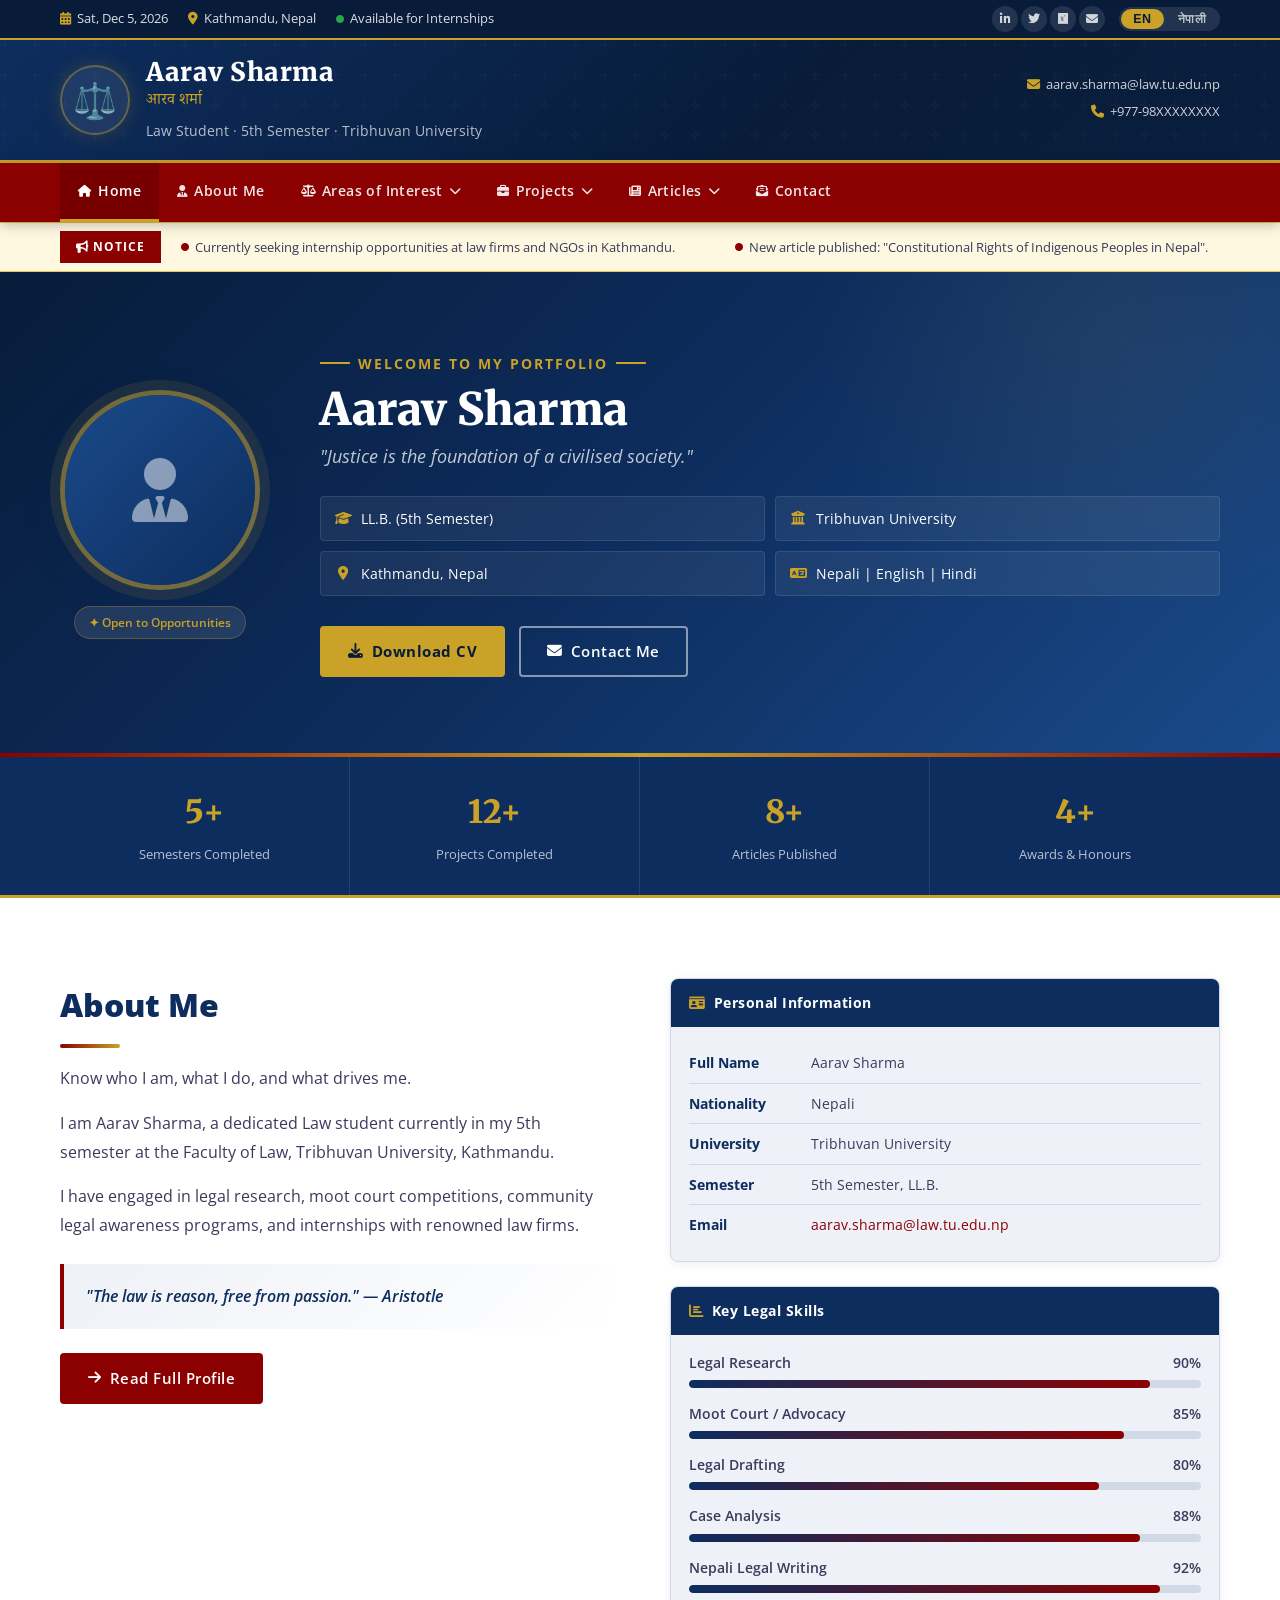
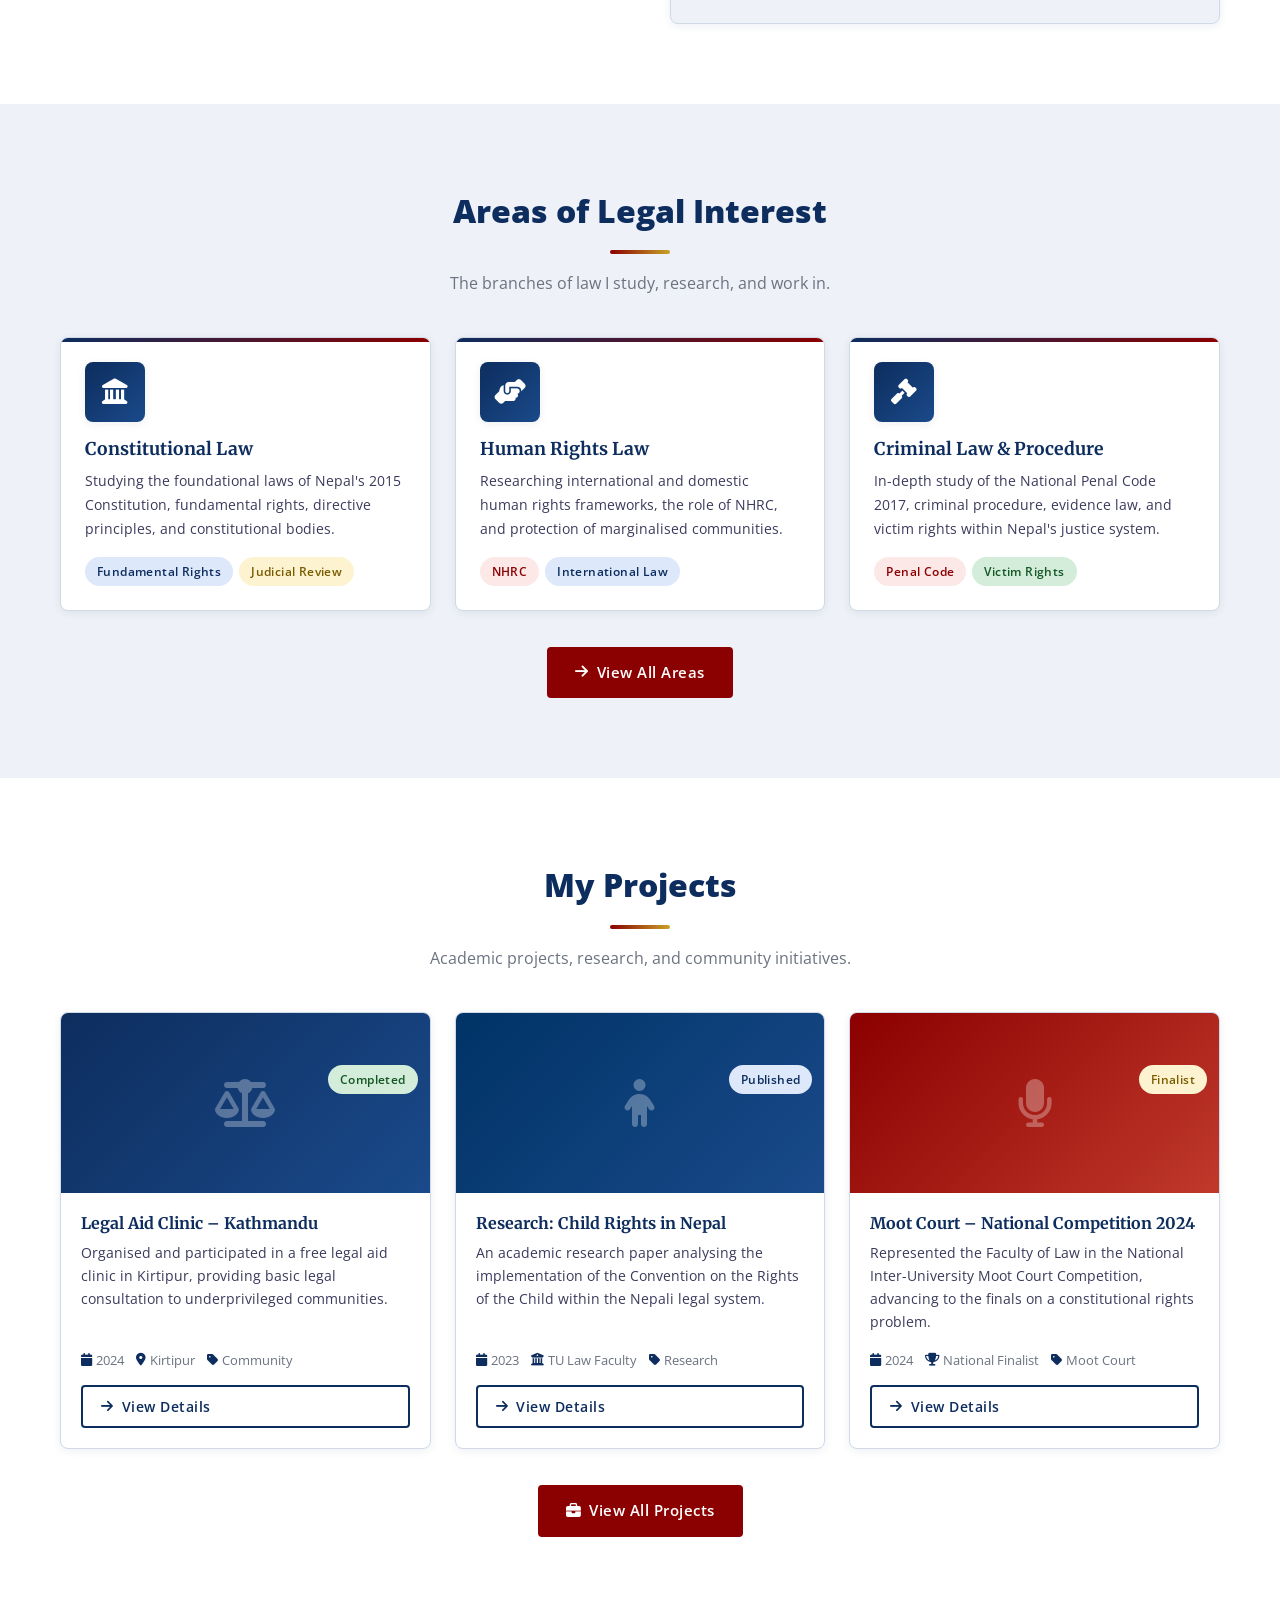
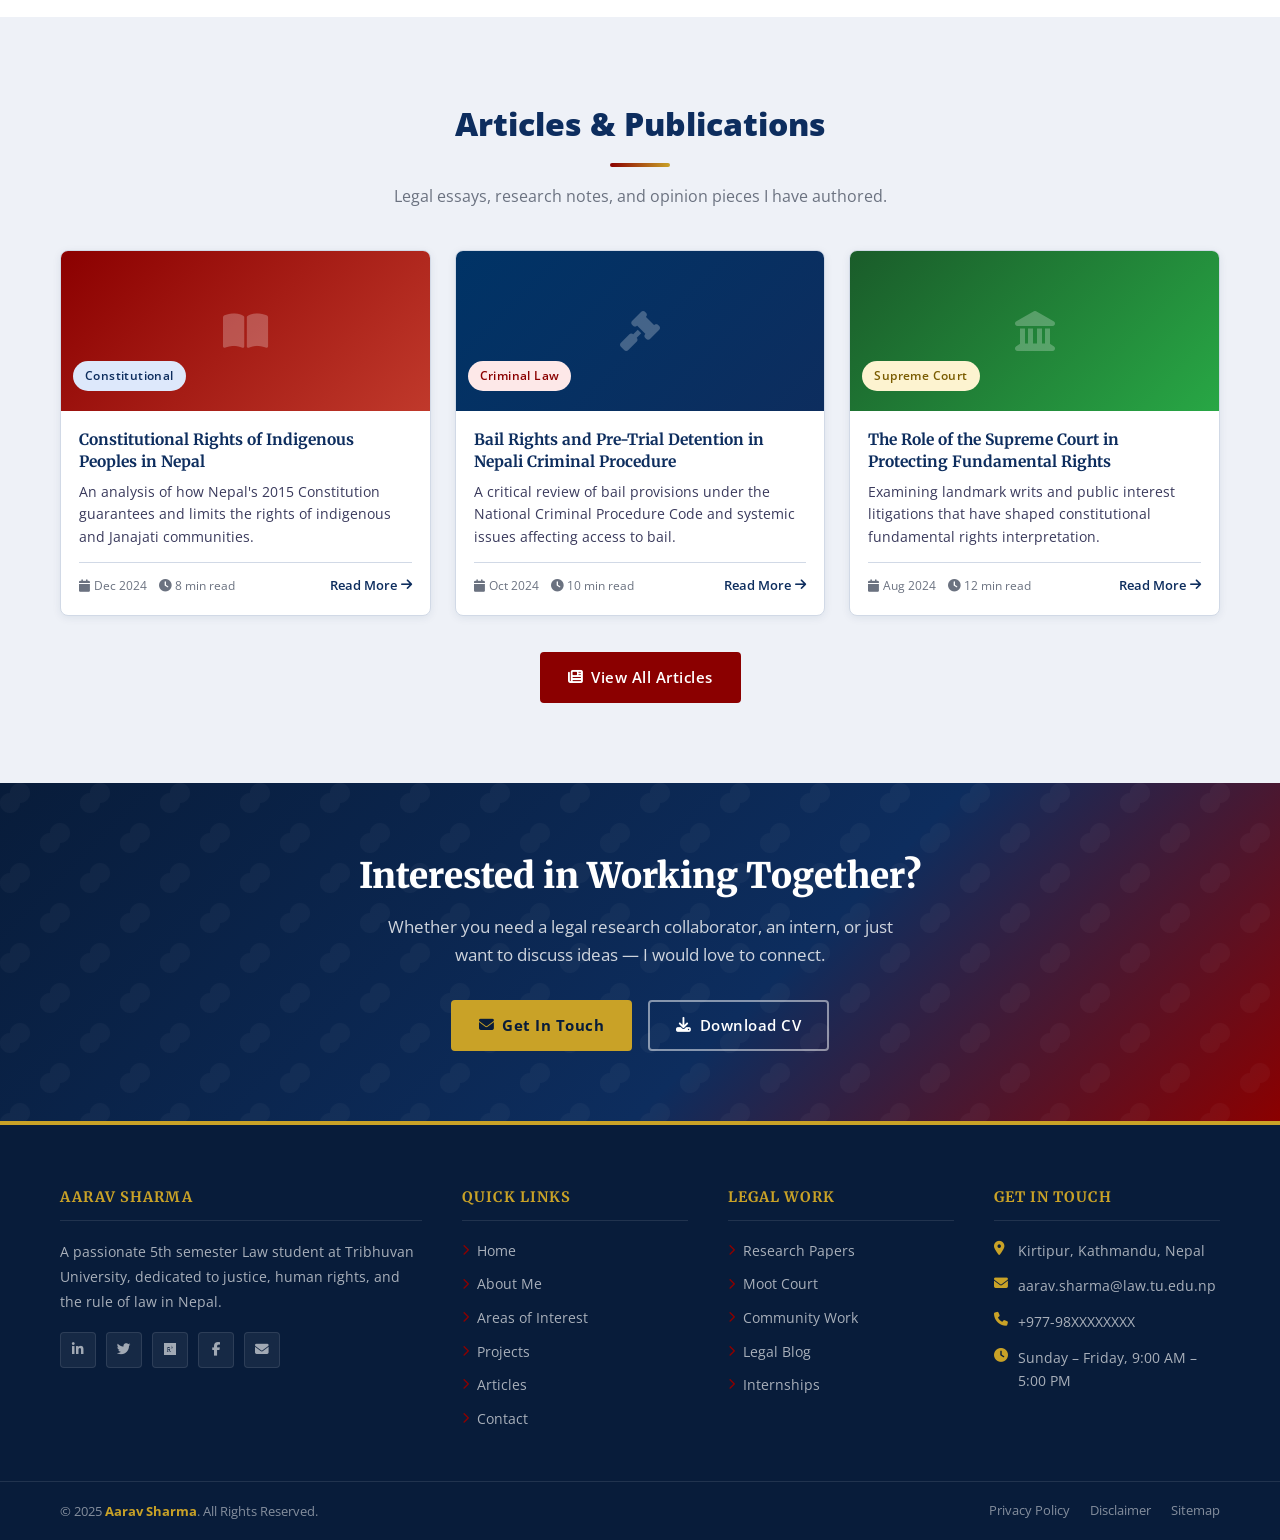
<file: index.html>
<!DOCTYPE html>
<html lang="en" dir="ltr">
<head>
  <meta charset="UTF-8" />
  <meta name="viewport" content="width=device-width, initial-scale=1.0" />
  <meta name="description" content="Aarav Sharma – Law Student at Tribhuvan University, Nepal. Portfolio showcasing legal research, projects, articles, and experience." />
  <meta name="keywords" content="law student Nepal, Tribhuvan University law, legal portfolio, aarav sharma" />
  <meta name="author" content="Aarav Sharma" />
  <meta property="og:title" content="Aarav Sharma | Law Student Portfolio" />
  <meta property="og:description" content="5th Semester LL.B. Student, Tribhuvan University, Kathmandu, Nepal." />
  <meta property="og:type" content="website" />
  <title>Aarav Sharma | Law Student Portfolio</title>

  <!-- Favicon (use a scales-of-justice emoji as SVG fallback) -->
  <link rel="icon" href="data:image/svg+xml,<svg xmlns='http://www.w3.org/2000/svg' viewBox='0 0 100 100'><text y='.9em' font-size='90'>⚖️</text></svg>" />

  <!-- Stylesheets -->
  <link rel="stylesheet" href="css/style.css" />
  <link rel="stylesheet" href="css/responsive.css" />

  <!-- Font Awesome -->
  <link rel="stylesheet" href="https://cdnjs.cloudflare.com/ajax/libs/font-awesome/6.5.0/css/all.min.css" />
</head>
<body>

  <!-- ══════════════════════════════════════════════════════════
       TOP UTILITY BAR
       ══════════════════════════════════════════════════════════ -->
  <div class="top-bar" role="banner">
    <div class="container">
      <div class="top-bar-inner">
        <div class="top-bar-left">
          <span>
            <i class="fas fa-calendar-alt"></i>
            <span id="live-date">Loading date...</span>
          </span>
          <span>
            <i class="fas fa-map-marker-alt"></i>
            <span data-lang-key="topbar-location">Kathmandu, Nepal</span>
          </span>
          <span>
            <i class="fas fa-circle" style="color:#28a745;font-size:0.5rem;"></i>
            <span data-lang-key="topbar-available">Available for Internships</span>
          </span>
        </div>
        <div class="top-bar-right">
          <div class="top-bar-social">
            <a href="#" aria-label="LinkedIn"><i class="fab fa-linkedin-in"></i></a>
            <a href="#" aria-label="Twitter"><i class="fab fa-twitter"></i></a>
            <a href="#" aria-label="ResearchGate"><i class="fab fa-researchgate"></i></a>
            <a href="mailto:aarav.sharma@law.tu.edu.np" aria-label="Email"><i class="fas fa-envelope"></i></a>
          </div>
          <!-- Language Toggle -->
          <div class="lang-toggle" role="group" aria-label="Language selection">
            <button class="lang-btn active" data-lang="en" aria-label="Switch to English">EN</button>
            <button class="lang-btn" data-lang="ne" aria-label="नेपालीमा बदल्नुहोस्">नेपाली</button>
          </div>
        </div>
      </div>
    </div>
  </div>

  <!-- ══════════════════════════════════════════════════════════
       SITE HEADER
       ══════════════════════════════════════════════════════════ -->
  <header class="site-header" role="banner">
    <div class="container">
      <div class="header-inner">
        <div class="header-logo">
          <div class="logo-emblem" aria-hidden="true">⚖️</div>
          <div class="header-title-group">
            <div class="name" data-lang-key="header-name">Aarav Sharma</div>
            <div class="name-ne" data-lang-key="header-name-ne">आरव शर्मा</div>
            <div class="designation" data-lang-key="header-designation">
              Law Student · 5th Semester · Tribhuvan University
            </div>
          </div>
        </div>
        <div class="header-contact-info">
          <a href="mailto:aarav.sharma@law.tu.edu.np">
            <i class="fas fa-envelope"></i>
            <span data-lang-key="header-email">aarav.sharma@law.tu.edu.np</span>
          </a>
          <a href="tel:+97798XXXXXXXX">
            <i class="fas fa-phone"></i>
            <span data-lang-key="header-phone">+977-98XXXXXXXX</span>
          </a>
        </div>
      </div>
    </div>
  </header>

  <!-- ══════════════════════════════════════════════════════════
       MAIN NAVIGATION
       ══════════════════════════════════════════════════════════ -->
  <nav class="main-nav" role="navigation" aria-label="Main navigation">
    <div class="container">
      <div class="nav-inner">
        <ul class="nav-menu" id="nav-menu" role="menubar">
          <li class="nav-item" role="none">
            <a href="index.html" class="nav-link active" role="menuitem">
              <i class="fas fa-home"></i>
              <span data-lang-key="nav-home">Home</span>
            </a>
          </li>
          <li class="nav-item" role="none">
            <a href="about.html" class="nav-link" role="menuitem">
              <i class="fas fa-user-tie"></i>
              <span data-lang-key="nav-about">About Me</span>
            </a>
          </li>
          <li class="nav-item" role="none">
            <a href="practice-areas.html" class="nav-link" role="menuitem" aria-haspopup="true">
              <i class="fas fa-balance-scale"></i>
              <span data-lang-key="nav-practice">Areas of Interest</span>
              <i class="fas fa-chevron-down"></i>
            </a>
            <ul class="dropdown-menu" role="menu">
              <li><a href="practice-areas.html#constitutional" class="dropdown-item" role="menuitem"><i class="fas fa-landmark"></i> <span data-lang-key="nav-sub-constitutional">Constitutional Law</span></a></li>
              <li><a href="practice-areas.html#criminal" class="dropdown-item" role="menuitem"><i class="fas fa-gavel"></i> <span data-lang-key="nav-sub-criminal">Criminal Law</span></a></li>
              <li><a href="practice-areas.html#civil" class="dropdown-item" role="menuitem"><i class="fas fa-file-contract"></i> <span data-lang-key="nav-sub-civil">Civil Law</span></a></li>
              <li><a href="practice-areas.html#human-rights" class="dropdown-item" role="menuitem"><i class="fas fa-hands-helping"></i> <span data-lang-key="nav-sub-human-rights">Human Rights</span></a></li>
            </ul>
          </li>
          <li class="nav-item" role="none">
            <a href="projects.html" class="nav-link" role="menuitem" aria-haspopup="true">
              <i class="fas fa-briefcase"></i>
              <span data-lang-key="nav-projects">Projects</span>
              <i class="fas fa-chevron-down"></i>
            </a>
            <ul class="dropdown-menu" role="menu">
              <li><a href="projects.html#research" class="dropdown-item" role="menuitem"><i class="fas fa-search"></i> <span data-lang-key="nav-sub-research">Research Papers</span></a></li>
              <li><a href="projects.html#moot" class="dropdown-item" role="menuitem"><i class="fas fa-microphone"></i> <span data-lang-key="nav-sub-moot">Moot Court</span></a></li>
              <li><a href="projects.html#internship" class="dropdown-item" role="menuitem"><i class="fas fa-building"></i> <span data-lang-key="nav-sub-internship">Internships</span></a></li>
              <li><a href="projects.html#community" class="dropdown-item" role="menuitem"><i class="fas fa-users"></i> <span data-lang-key="nav-sub-community">Community Work</span></a></li>
            </ul>
          </li>
          <li class="nav-item" role="none">
            <a href="articles.html" class="nav-link" role="menuitem" aria-haspopup="true">
              <i class="fas fa-newspaper"></i>
              <span data-lang-key="nav-articles">Articles</span>
              <i class="fas fa-chevron-down"></i>
            </a>
            <ul class="dropdown-menu" role="menu">
              <li><a href="articles.html#research" class="dropdown-item" role="menuitem"><i class="fas fa-scroll"></i> <span data-lang-key="nav-sub-research">Research Papers</span></a></li>
              <li><a href="articles.html#blog" class="dropdown-item" role="menuitem"><i class="fas fa-pen"></i> <span data-lang-key="nav-sub-blog">Legal Blog</span></a></li>
            </ul>
          </li>
          <li class="nav-item" role="none">
            <a href="contact.html" class="nav-link" role="menuitem">
              <i class="fas fa-envelope-open-text"></i>
              <span data-lang-key="nav-contact">Contact</span>
            </a>
          </li>
        </ul>
        <button class="nav-hamburger" id="nav-hamburger" aria-label="Toggle mobile menu" aria-expanded="false">
          <span class="hamburger-line"></span>
          <span class="hamburger-line"></span>
          <span class="hamburger-line"></span>
        </button>
      </div>
    </div>
  </nav>

  <!-- ══════════════════════════════════════════════════════════
       NOTICE / TICKER BAR
       ══════════════════════════════════════════════════════════ -->
  <div class="notice-bar" role="region" aria-label="Notice board">
    <div class="container">
      <div class="notice-inner">
        <div class="notice-label">
          <i class="fas fa-bullhorn"></i>
          <span data-lang-key="notice-label">NOTICE</span>
        </div>
        <div class="notice-ticker-wrap">
          <div class="notice-ticker" id="notice-ticker">
            <a href="contact.html">
              <i class="fas fa-circle" style="font-size:0.5rem;"></i>
              <span data-lang-key="notice-1">Currently seeking internship opportunities at law firms and NGOs in Kathmandu.</span>
            </a>
            <a href="articles.html">
              <i class="fas fa-circle" style="font-size:0.5rem;"></i>
              <span data-lang-key="notice-2">New article published: "Constitutional Rights of Indigenous Peoples in Nepal".</span>
            </a>
            <a href="projects.html">
              <i class="fas fa-circle" style="font-size:0.5rem;"></i>
              <span data-lang-key="notice-3">Participated in National Moot Court Competition 2024 – Finalist.</span>
            </a>
          </div>
        </div>
      </div>
    </div>
  </div>

  <!-- ══════════════════════════════════════════════════════════
       HERO SECTION
       ══════════════════════════════════════════════════════════ -->
  <section class="hero-section" aria-label="Introduction">
    <div class="container">
      <div class="hero-grid">
        <!-- Photo Column -->
        <div class="hero-image-col fade-in">
          <div class="hero-photo-frame">
            <!-- Replace src with your actual photo -->
            <div class="hero-photo-placeholder" aria-label="Profile photo of Aarav Sharma">
              <i class="fas fa-user-tie"></i>
            </div>
          </div>
          <div class="hero-status-badge" data-lang-key="hero-status">
            ✦ Open to Opportunities
          </div>
        </div>

        <!-- Content Column -->
        <div class="hero-content fade-in">
          <p class="pretitle" data-lang-key="hero-pretitle">Welcome to My Portfolio</p>
          <h1 data-lang-key="hero-name">Aarav Sharma</h1>
          <p class="hero-tagline" data-lang-key="hero-tagline">
            "Justice is the foundation of a civilised society."
          </p>

          <div class="hero-info-grid">
            <div class="hero-info-item">
              <i class="fas fa-graduation-cap"></i>
              <span data-lang-key="hero-info-degree">LL.B. (5th Semester)</span>
            </div>
            <div class="hero-info-item">
              <i class="fas fa-university"></i>
              <span data-lang-key="hero-info-uni">Tribhuvan University</span>
            </div>
            <div class="hero-info-item">
              <i class="fas fa-map-marker-alt"></i>
              <span data-lang-key="hero-info-loc">Kathmandu, Nepal</span>
            </div>
            <div class="hero-info-item">
              <i class="fas fa-language"></i>
              <span data-lang-key="hero-info-lang">Nepali | English | Hindi</span>
            </div>
          </div>

          <div class="hero-actions">
            <a href="assets/cv-aarav-sharma.pdf" class="btn btn-gold btn-download-cv" download>
              <i class="fas fa-download"></i>
              <span data-lang-key="hero-btn-cv">Download CV</span>
            </a>
            <a href="contact.html" class="btn btn-outline" style="color:#fff;border-color:rgba(255,255,255,0.5);">
              <i class="fas fa-envelope"></i>
              <span data-lang-key="hero-btn-contact">Contact Me</span>
            </a>
          </div>
        </div>
      </div>
    </div>
  </section>

  <!-- ══════════════════════════════════════════════════════════
       STATS BAR
       ══════════════════════════════════════════════════════════ -->
  <div class="stats-bar" role="region" aria-label="Key statistics">
    <div class="container">
      <div class="stats-grid">
        <div class="stat-item">
          <span class="stat-number" data-target="5" data-suffix="+">0</span>
          <span class="stat-label" data-lang-key="stat-1-label">Semesters Completed</span>
        </div>
        <div class="stat-item">
          <span class="stat-number" data-target="12" data-suffix="+">0</span>
          <span class="stat-label" data-lang-key="stat-2-label">Projects Completed</span>
        </div>
        <div class="stat-item">
          <span class="stat-number" data-target="8" data-suffix="+">0</span>
          <span class="stat-label" data-lang-key="stat-3-label">Articles Published</span>
        </div>
        <div class="stat-item">
          <span class="stat-number" data-target="4" data-suffix="+">0</span>
          <span class="stat-label" data-lang-key="stat-4-label">Awards & Honours</span>
        </div>
      </div>
    </div>
  </div>

  <!-- ══════════════════════════════════════════════════════════
       ABOUT SECTION
       ══════════════════════════════════════════════════════════ -->
  <section class="about-section section-padding" id="about" aria-label="About Me">
    <div class="container">
      <div class="about-grid">
        <!-- Left: Text -->
        <div class="about-text fade-in">
          <div class="section-title" data-lang-key="about-section-title">About Me</div>
          <div class="title-divider"></div>
          <p class="section-subtitle" data-lang-key="about-section-subtitle">
            Know who I am, what I do, and what drives me.
          </p>
          <p data-lang-key="about-p1">
            I am Aarav Sharma, a dedicated Law student currently in my 5th semester at the Faculty of Law, Tribhuvan University, Kathmandu.
          </p>
          <p data-lang-key="about-p2">
            I have engaged in legal research, moot court competitions, community legal awareness programs, and internships with renowned law firms.
          </p>
          <blockquote class="about-quote">
            <p data-lang-key="about-quote">"The law is reason, free from passion." — Aristotle</p>
          </blockquote>
          <a href="about.html" class="btn btn-primary">
            <i class="fas fa-arrow-right"></i>
            <span data-lang-key="about-btn-more">Read Full Profile</span>
          </a>
        </div>

        <!-- Right: Info Cards -->
        <div class="about-sidebar fade-in">
          <!-- Personal Info -->
          <div class="info-card">
            <div class="info-card-header">
              <i class="fas fa-id-card"></i>
              <span data-lang-key="info-card-personal">Personal Information</span>
            </div>
            <div class="info-card-body">
              <div class="info-row">
                <span class="info-row-label" data-lang-key="info-full-name-label">Full Name</span>
                <span class="info-row-value" data-lang-key="info-full-name-value">Aarav Sharma</span>
              </div>
              <div class="info-row">
                <span class="info-row-label" data-lang-key="info-nationality-label">Nationality</span>
                <span class="info-row-value" data-lang-key="info-nationality-value">Nepali</span>
              </div>
              <div class="info-row">
                <span class="info-row-label" data-lang-key="info-uni-label">University</span>
                <span class="info-row-value" data-lang-key="info-uni-value">Tribhuvan University</span>
              </div>
              <div class="info-row">
                <span class="info-row-label" data-lang-key="info-semester-label">Semester</span>
                <span class="info-row-value" data-lang-key="info-semester-value">5th Semester, LL.B.</span>
              </div>
              <div class="info-row">
                <span class="info-row-label" data-lang-key="info-email-label">Email</span>
                <span class="info-row-value">
                  <a href="mailto:aarav.sharma@law.tu.edu.np" style="color:var(--secondary);">aarav.sharma@law.tu.edu.np</a>
                </span>
              </div>
            </div>
          </div>

          <!-- Skills -->
          <div class="info-card">
            <div class="info-card-header">
              <i class="fas fa-chart-bar"></i>
              <span data-lang-key="skills-card-title">Key Legal Skills</span>
            </div>
            <div class="info-card-body">
              <div class="skill-item">
                <div class="skill-header">
                  <span data-lang-key="skill-legal-research">Legal Research</span>
                  <span>90%</span>
                </div>
                <div class="skill-bar"><div class="skill-fill" data-width="90"></div></div>
              </div>
              <div class="skill-item">
                <div class="skill-header">
                  <span data-lang-key="skill-moot-court">Moot Court / Advocacy</span>
                  <span>85%</span>
                </div>
                <div class="skill-bar"><div class="skill-fill" data-width="85"></div></div>
              </div>
              <div class="skill-item">
                <div class="skill-header">
                  <span data-lang-key="skill-drafting">Legal Drafting</span>
                  <span>80%</span>
                </div>
                <div class="skill-bar"><div class="skill-fill" data-width="80"></div></div>
              </div>
              <div class="skill-item">
                <div class="skill-header">
                  <span data-lang-key="skill-analysis">Case Analysis</span>
                  <span>88%</span>
                </div>
                <div class="skill-bar"><div class="skill-fill" data-width="88"></div></div>
              </div>
              <div class="skill-item">
                <div class="skill-header">
                  <span data-lang-key="skill-nepali">Nepali Legal Writing</span>
                  <span>92%</span>
                </div>
                <div class="skill-bar"><div class="skill-fill" data-width="92"></div></div>
              </div>
            </div>
          </div>
        </div>
      </div>
    </div>
  </section>

  <!-- ══════════════════════════════════════════════════════════
       AREAS OF INTEREST
       ══════════════════════════════════════════════════════════ -->
  <section class="areas-section section-padding" aria-label="Areas of legal interest">
    <div class="container">
      <div class="text-center fade-in">
        <div class="section-title" data-lang-key="areas-section-title">Areas of Legal Interest</div>
        <div class="title-divider centered"></div>
        <p class="section-subtitle" data-lang-key="areas-section-subtitle">
          The branches of law I study, research, and work in.
        </p>
      </div>
      <div class="areas-grid">
        <!-- Area 1 -->
        <div class="area-card fade-in">
          <div class="area-card-icon"><i class="fas fa-landmark"></i></div>
          <div class="area-card-body">
            <h3 data-lang-key="area-1-title">Constitutional Law</h3>
            <p data-lang-key="area-1-desc">Studying the foundational laws of Nepal's 2015 Constitution, fundamental rights, directive principles, and constitutional bodies.</p>
            <div class="area-tags">
              <span class="badge badge-blue">Fundamental Rights</span>
              <span class="badge badge-gold">Judicial Review</span>
            </div>
          </div>
        </div>
        <!-- Area 2 -->
        <div class="area-card fade-in">
          <div class="area-card-icon"><i class="fas fa-hands-helping"></i></div>
          <div class="area-card-body">
            <h3 data-lang-key="area-2-title">Human Rights Law</h3>
            <p data-lang-key="area-2-desc">Researching international and domestic human rights frameworks, the role of NHRC, and protection of marginalised communities.</p>
            <div class="area-tags">
              <span class="badge badge-red">NHRC</span>
              <span class="badge badge-blue">International Law</span>
            </div>
          </div>
        </div>
        <!-- Area 3 -->
        <div class="area-card fade-in">
          <div class="area-card-icon"><i class="fas fa-gavel"></i></div>
          <div class="area-card-body">
            <h3 data-lang-key="area-3-title">Criminal Law &amp; Procedure</h3>
            <p data-lang-key="area-3-desc">In-depth study of the National Penal Code 2017, criminal procedure, evidence law, and victim rights within Nepal's justice system.</p>
            <div class="area-tags">
              <span class="badge badge-red">Penal Code</span>
              <span class="badge badge-green">Victim Rights</span>
            </div>
          </div>
        </div>
      </div>
      <div class="text-center" style="margin-top:36px;">
        <a href="practice-areas.html" class="btn btn-primary fade-in">
          <i class="fas fa-arrow-right"></i> View All Areas
        </a>
      </div>
    </div>
  </section>

  <!-- ══════════════════════════════════════════════════════════
       FEATURED PROJECTS
       ══════════════════════════════════════════════════════════ -->
  <section class="projects-section section-padding" aria-label="Featured projects">
    <div class="container">
      <div class="text-center fade-in">
        <div class="section-title" data-lang-key="projects-section-title">My Projects</div>
        <div class="title-divider centered"></div>
        <p class="section-subtitle" data-lang-key="projects-section-subtitle">
          Academic projects, research, and community initiatives.
        </p>
      </div>
      <div class="projects-grid">
        <!-- Project 1 -->
        <div class="project-card fade-in" data-category="community">
          <div class="project-card-image">
            <i class="fas fa-balance-scale"></i>
            <div class="project-card-status">
              <span class="badge badge-green">Completed</span>
            </div>
          </div>
          <div class="project-card-body">
            <h3 data-lang-key="proj-1-title">Legal Aid Clinic – Kathmandu</h3>
            <p data-lang-key="proj-1-desc">Organised and participated in a free legal aid clinic in Kirtipur, providing basic legal consultation to underprivileged communities.</p>
            <div class="project-meta">
              <span><i class="fas fa-calendar"></i> 2024</span>
              <span><i class="fas fa-map-marker-alt"></i> Kirtipur</span>
              <span><i class="fas fa-tag"></i> Community</span>
            </div>
            <a href="projects.html" class="btn btn-outline" style="font-size:0.85rem;padding:8px 18px;">
              <i class="fas fa-arrow-right"></i>
              <span data-lang-key="btn-view-detail">View Details</span>
            </a>
          </div>
        </div>
        <!-- Project 2 -->
        <div class="project-card fade-in" data-category="research">
          <div class="project-card-image" style="background:linear-gradient(135deg,#003366,#1a4a8a);">
            <i class="fas fa-child"></i>
            <div class="project-card-status">
              <span class="badge badge-blue">Published</span>
            </div>
          </div>
          <div class="project-card-body">
            <h3 data-lang-key="proj-2-title">Research: Child Rights in Nepal</h3>
            <p data-lang-key="proj-2-desc">An academic research paper analysing the implementation of the Convention on the Rights of the Child within the Nepali legal system.</p>
            <div class="project-meta">
              <span><i class="fas fa-calendar"></i> 2023</span>
              <span><i class="fas fa-university"></i> TU Law Faculty</span>
              <span><i class="fas fa-tag"></i> Research</span>
            </div>
            <a href="projects.html" class="btn btn-outline" style="font-size:0.85rem;padding:8px 18px;">
              <i class="fas fa-arrow-right"></i>
              <span data-lang-key="btn-view-detail">View Details</span>
            </a>
          </div>
        </div>
        <!-- Project 3 -->
        <div class="project-card fade-in" data-category="moot">
          <div class="project-card-image" style="background:linear-gradient(135deg,#8b0000,#c0392b);">
            <i class="fas fa-microphone"></i>
            <div class="project-card-status">
              <span class="badge badge-gold">Finalist</span>
            </div>
          </div>
          <div class="project-card-body">
            <h3 data-lang-key="proj-3-title">Moot Court – National Competition 2024</h3>
            <p data-lang-key="proj-3-desc">Represented the Faculty of Law in the National Inter-University Moot Court Competition, advancing to the finals on a constitutional rights problem.</p>
            <div class="project-meta">
              <span><i class="fas fa-calendar"></i> 2024</span>
              <span><i class="fas fa-trophy"></i> National Finalist</span>
              <span><i class="fas fa-tag"></i> Moot Court</span>
            </div>
            <a href="projects.html" class="btn btn-outline" style="font-size:0.85rem;padding:8px 18px;">
              <i class="fas fa-arrow-right"></i>
              <span data-lang-key="btn-view-detail">View Details</span>
            </a>
          </div>
        </div>
      </div>
      <div class="text-center" style="margin-top:36px;">
        <a href="projects.html" class="btn btn-primary fade-in">
          <i class="fas fa-briefcase"></i>
          <span data-lang-key="projects-btn-all">View All Projects</span>
        </a>
      </div>
    </div>
  </section>

  <!-- ══════════════════════════════════════════════════════════
       FEATURED ARTICLES
       ══════════════════════════════════════════════════════════ -->
  <section class="articles-section section-padding" aria-label="Featured articles">
    <div class="container">
      <div class="text-center fade-in">
        <div class="section-title" data-lang-key="articles-section-title">Articles &amp; Publications</div>
        <div class="title-divider centered"></div>
        <p class="section-subtitle" data-lang-key="articles-section-subtitle">
          Legal essays, research notes, and opinion pieces I have authored.
        </p>
      </div>
      <div class="articles-grid">
        <!-- Article 1 -->
        <div class="article-card fade-in">
          <div class="article-card-image">
            <i class="fas fa-book-open"></i>
            <div class="article-category">
              <span class="badge badge-blue">Constitutional</span>
            </div>
          </div>
          <div class="article-card-body">
            <h3><a href="articles.html" data-lang-key="art-1-title">Constitutional Rights of Indigenous Peoples in Nepal</a></h3>
            <p class="article-excerpt" data-lang-key="art-1-excerpt">
              An analysis of how Nepal's 2015 Constitution guarantees and limits the rights of indigenous and Janajati communities.
            </p>
            <div class="article-meta">
              <div class="article-meta-left">
                <span><i class="fas fa-calendar"></i> Dec 2024</span>
                <span><i class="fas fa-clock"></i> 8 min read</span>
              </div>
              <a href="articles.html" class="article-read-more" data-lang-key="btn-read-more">
                Read More <i class="fas fa-arrow-right"></i>
              </a>
            </div>
          </div>
        </div>
        <!-- Article 2 -->
        <div class="article-card fade-in">
          <div class="article-card-image" style="background:linear-gradient(135deg,#003366,#0d2d5e);">
            <i class="fas fa-gavel"></i>
            <div class="article-category">
              <span class="badge badge-red">Criminal Law</span>
            </div>
          </div>
          <div class="article-card-body">
            <h3><a href="articles.html" data-lang-key="art-2-title">Bail Rights and Pre-Trial Detention in Nepali Criminal Procedure</a></h3>
            <p class="article-excerpt" data-lang-key="art-2-excerpt">
              A critical review of bail provisions under the National Criminal Procedure Code and systemic issues affecting access to bail.
            </p>
            <div class="article-meta">
              <div class="article-meta-left">
                <span><i class="fas fa-calendar"></i> Oct 2024</span>
                <span><i class="fas fa-clock"></i> 10 min read</span>
              </div>
              <a href="articles.html" class="article-read-more" data-lang-key="btn-read-more">
                Read More <i class="fas fa-arrow-right"></i>
              </a>
            </div>
          </div>
        </div>
        <!-- Article 3 -->
        <div class="article-card fade-in">
          <div class="article-card-image" style="background:linear-gradient(135deg,#1a5c2a,#28a745);">
            <i class="fas fa-landmark"></i>
            <div class="article-category">
              <span class="badge badge-gold">Supreme Court</span>
            </div>
          </div>
          <div class="article-card-body">
            <h3><a href="articles.html" data-lang-key="art-3-title">The Role of the Supreme Court in Protecting Fundamental Rights</a></h3>
            <p class="article-excerpt" data-lang-key="art-3-excerpt">
              Examining landmark writs and public interest litigations that have shaped constitutional fundamental rights interpretation.
            </p>
            <div class="article-meta">
              <div class="article-meta-left">
                <span><i class="fas fa-calendar"></i> Aug 2024</span>
                <span><i class="fas fa-clock"></i> 12 min read</span>
              </div>
              <a href="articles.html" class="article-read-more" data-lang-key="btn-read-more">
                Read More <i class="fas fa-arrow-right"></i>
              </a>
            </div>
          </div>
        </div>
      </div>
      <div class="text-center" style="margin-top:36px;">
        <a href="articles.html" class="btn btn-primary fade-in">
          <i class="fas fa-newspaper"></i>
          <span data-lang-key="articles-btn-all">View All Articles</span>
        </a>
      </div>
    </div>
  </section>

  <!-- ══════════════════════════════════════════════════════════
       CALL TO ACTION
       ══════════════════════════════════════════════════════════ -->
  <section class="cta-section" aria-label="Call to action">
    <div class="container">
      <div class="cta-content fade-in">
        <h2 data-lang-key="cta-title">Interested in Working Together?</h2>
        <p data-lang-key="cta-desc">Whether you need a legal research collaborator, an intern, or just want to discuss ideas — I would love to connect.</p>
        <div class="cta-buttons">
          <a href="contact.html" class="btn btn-gold">
            <i class="fas fa-envelope"></i>
            <span data-lang-key="cta-btn-contact">Get In Touch</span>
          </a>
          <a href="assets/cv-aarav-sharma.pdf" class="btn btn-outline btn-download-cv" style="color:#fff;border-color:rgba(255,255,255,0.5);" download>
            <i class="fas fa-download"></i>
            <span data-lang-key="cta-btn-cv">Download CV</span>
          </a>
        </div>
      </div>
    </div>
  </section>

  <!-- ══════════════════════════════════════════════════════════
       FOOTER
       ══════════════════════════════════════════════════════════ -->
  <footer class="site-footer" role="contentinfo">
    <div class="footer-top">
      <div class="container">
        <div class="footer-grid">
          <!-- About Column -->
          <div>
            <div class="footer-col-title" data-lang-key="header-name">Aarav Sharma</div>
            <p class="footer-about" data-lang-key="footer-about">
              A passionate 5th semester Law student at Tribhuvan University, dedicated to justice, human rights, and the rule of law in Nepal.
            </p>
            <div class="footer-social">
              <a href="#" aria-label="LinkedIn"><i class="fab fa-linkedin-in"></i></a>
              <a href="#" aria-label="Twitter"><i class="fab fa-twitter"></i></a>
              <a href="#" aria-label="ResearchGate"><i class="fab fa-researchgate"></i></a>
              <a href="#" aria-label="Facebook"><i class="fab fa-facebook-f"></i></a>
              <a href="mailto:aarav.sharma@law.tu.edu.np" aria-label="Email"><i class="fas fa-envelope"></i></a>
            </div>
          </div>
          <!-- Quick Links -->
          <div>
            <div class="footer-col-title" data-lang-key="footer-quicklinks">Quick Links</div>
            <ul class="footer-links">
              <li><a href="index.html"><i class="fas fa-chevron-right"></i><span data-lang-key="nav-home">Home</span></a></li>
              <li><a href="about.html"><i class="fas fa-chevron-right"></i><span data-lang-key="nav-about">About Me</span></a></li>
              <li><a href="practice-areas.html"><i class="fas fa-chevron-right"></i><span data-lang-key="nav-practice">Areas of Interest</span></a></li>
              <li><a href="projects.html"><i class="fas fa-chevron-right"></i><span data-lang-key="nav-projects">Projects</span></a></li>
              <li><a href="articles.html"><i class="fas fa-chevron-right"></i><span data-lang-key="nav-articles">Articles</span></a></li>
              <li><a href="contact.html"><i class="fas fa-chevron-right"></i><span data-lang-key="nav-contact">Contact</span></a></li>
            </ul>
          </div>
          <!-- Legal Work -->
          <div>
            <div class="footer-col-title" data-lang-key="footer-legalwork">Legal Work</div>
            <ul class="footer-links">
              <li><a href="articles.html"><i class="fas fa-chevron-right"></i> Research Papers</a></li>
              <li><a href="projects.html#moot"><i class="fas fa-chevron-right"></i> Moot Court</a></li>
              <li><a href="projects.html#community"><i class="fas fa-chevron-right"></i> Community Work</a></li>
              <li><a href="articles.html#blog"><i class="fas fa-chevron-right"></i> Legal Blog</a></li>
              <li><a href="projects.html#internship"><i class="fas fa-chevron-right"></i> Internships</a></li>
            </ul>
          </div>
          <!-- Contact -->
          <div>
            <div class="footer-col-title" data-lang-key="footer-getintouch">Get In Touch</div>
            <div class="footer-contact-item">
              <i class="fas fa-map-marker-alt"></i>
              <span data-lang-key="contact-info-address-value">Kirtipur, Kathmandu, Nepal</span>
            </div>
            <div class="footer-contact-item">
              <i class="fas fa-envelope"></i>
              <a href="mailto:aarav.sharma@law.tu.edu.np">aarav.sharma@law.tu.edu.np</a>
            </div>
            <div class="footer-contact-item">
              <i class="fas fa-phone"></i>
              <span data-lang-key="header-phone">+977-98XXXXXXXX</span>
            </div>
            <div class="footer-contact-item">
              <i class="fas fa-clock"></i>
              <span data-lang-key="contact-info-hours-value">Sunday – Friday, 9:00 AM – 5:00 PM</span>
            </div>
          </div>
        </div>
      </div>
    </div>
    <div class="footer-bottom">
      <div class="container">
        <div class="footer-bottom-inner">
          <p data-lang-key="footer-copyright">© 2025 <strong>Aarav Sharma</strong>. All Rights Reserved.</p>
          <div class="footer-bottom-links">
            <a href="#" data-lang-key="footer-privacy">Privacy Policy</a>
            <a href="#" data-lang-key="footer-disclaimer">Disclaimer</a>
            <a href="#" data-lang-key="footer-sitemap">Sitemap</a>
          </div>
        </div>
      </div>
    </div>
  </footer>

  <!-- Scroll to Top -->
  <button id="scroll-top" aria-label="Back to top" title="Back to top">
    <i class="fas fa-chevron-up"></i>
  </button>

  <!-- Scripts -->
  <script src="js/language.js"></script>
  <script src="js/main.js"></script>
</body>
              </html>
</file>
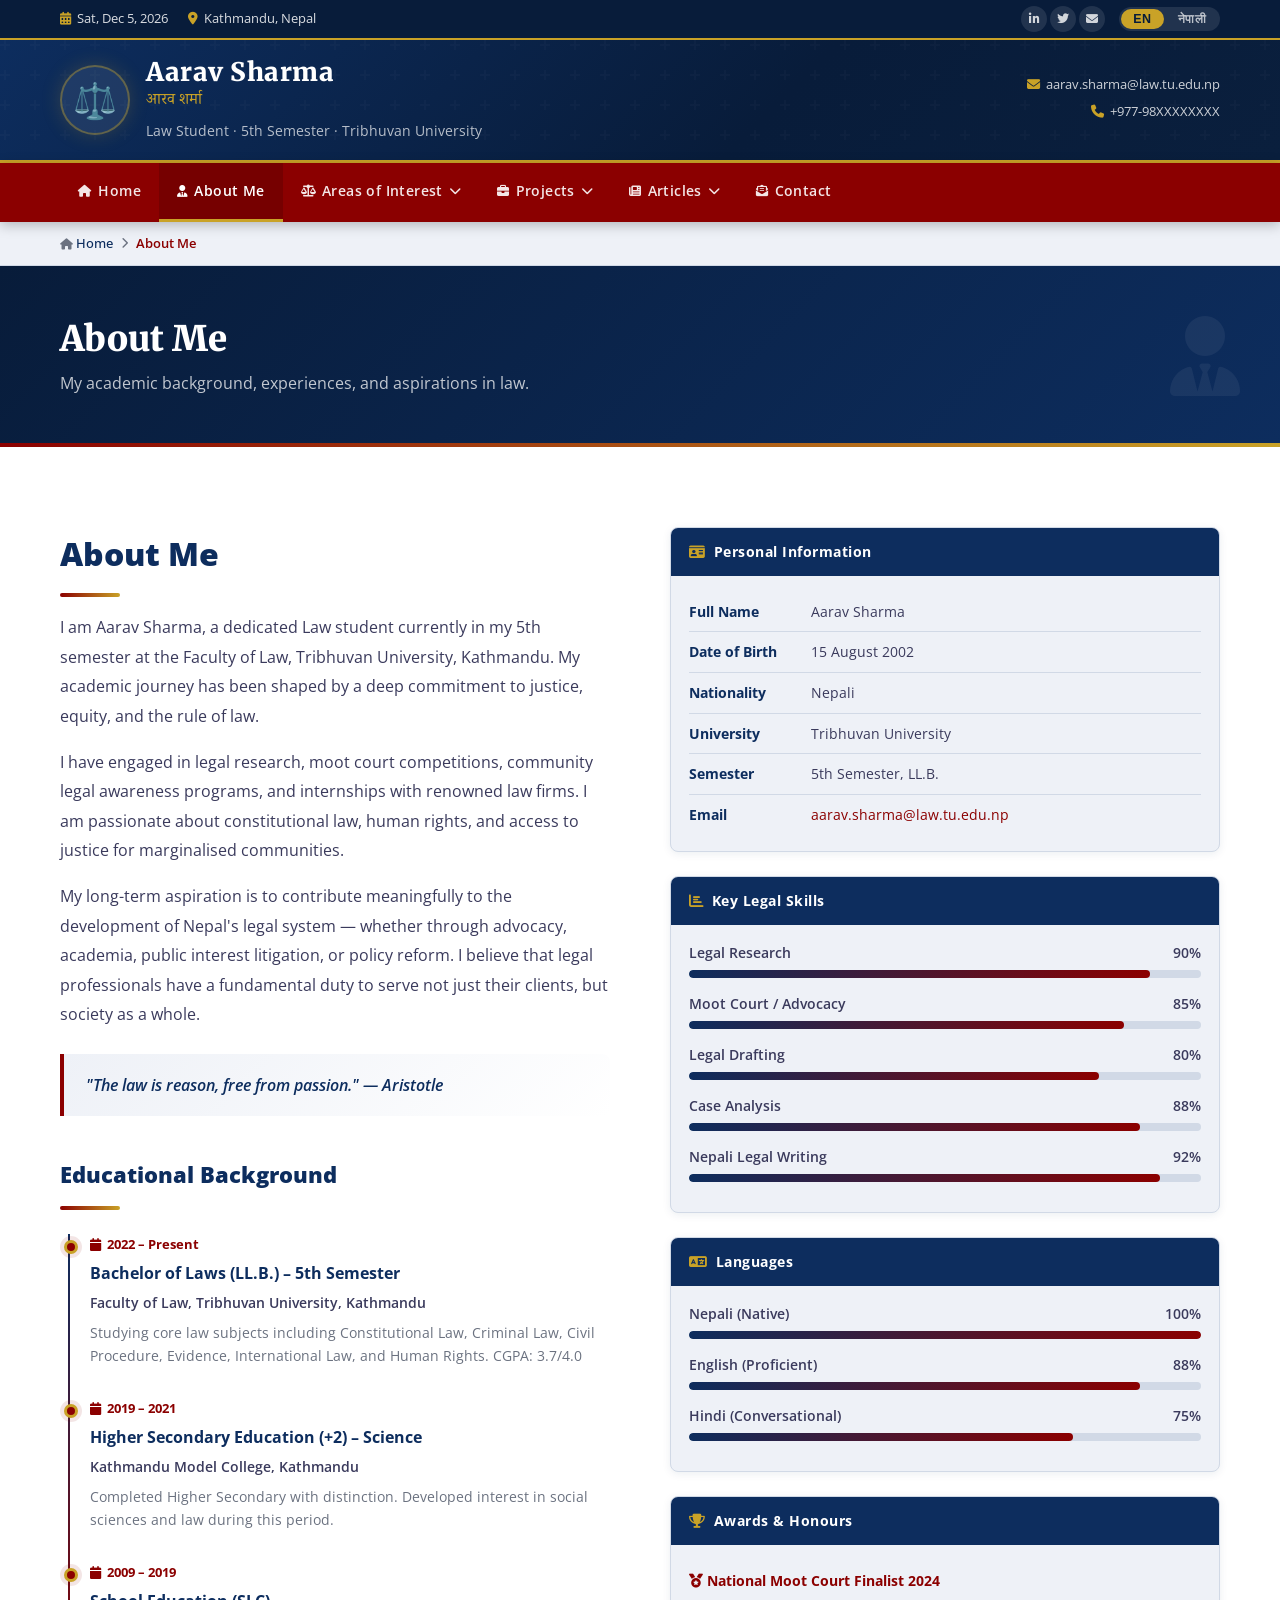
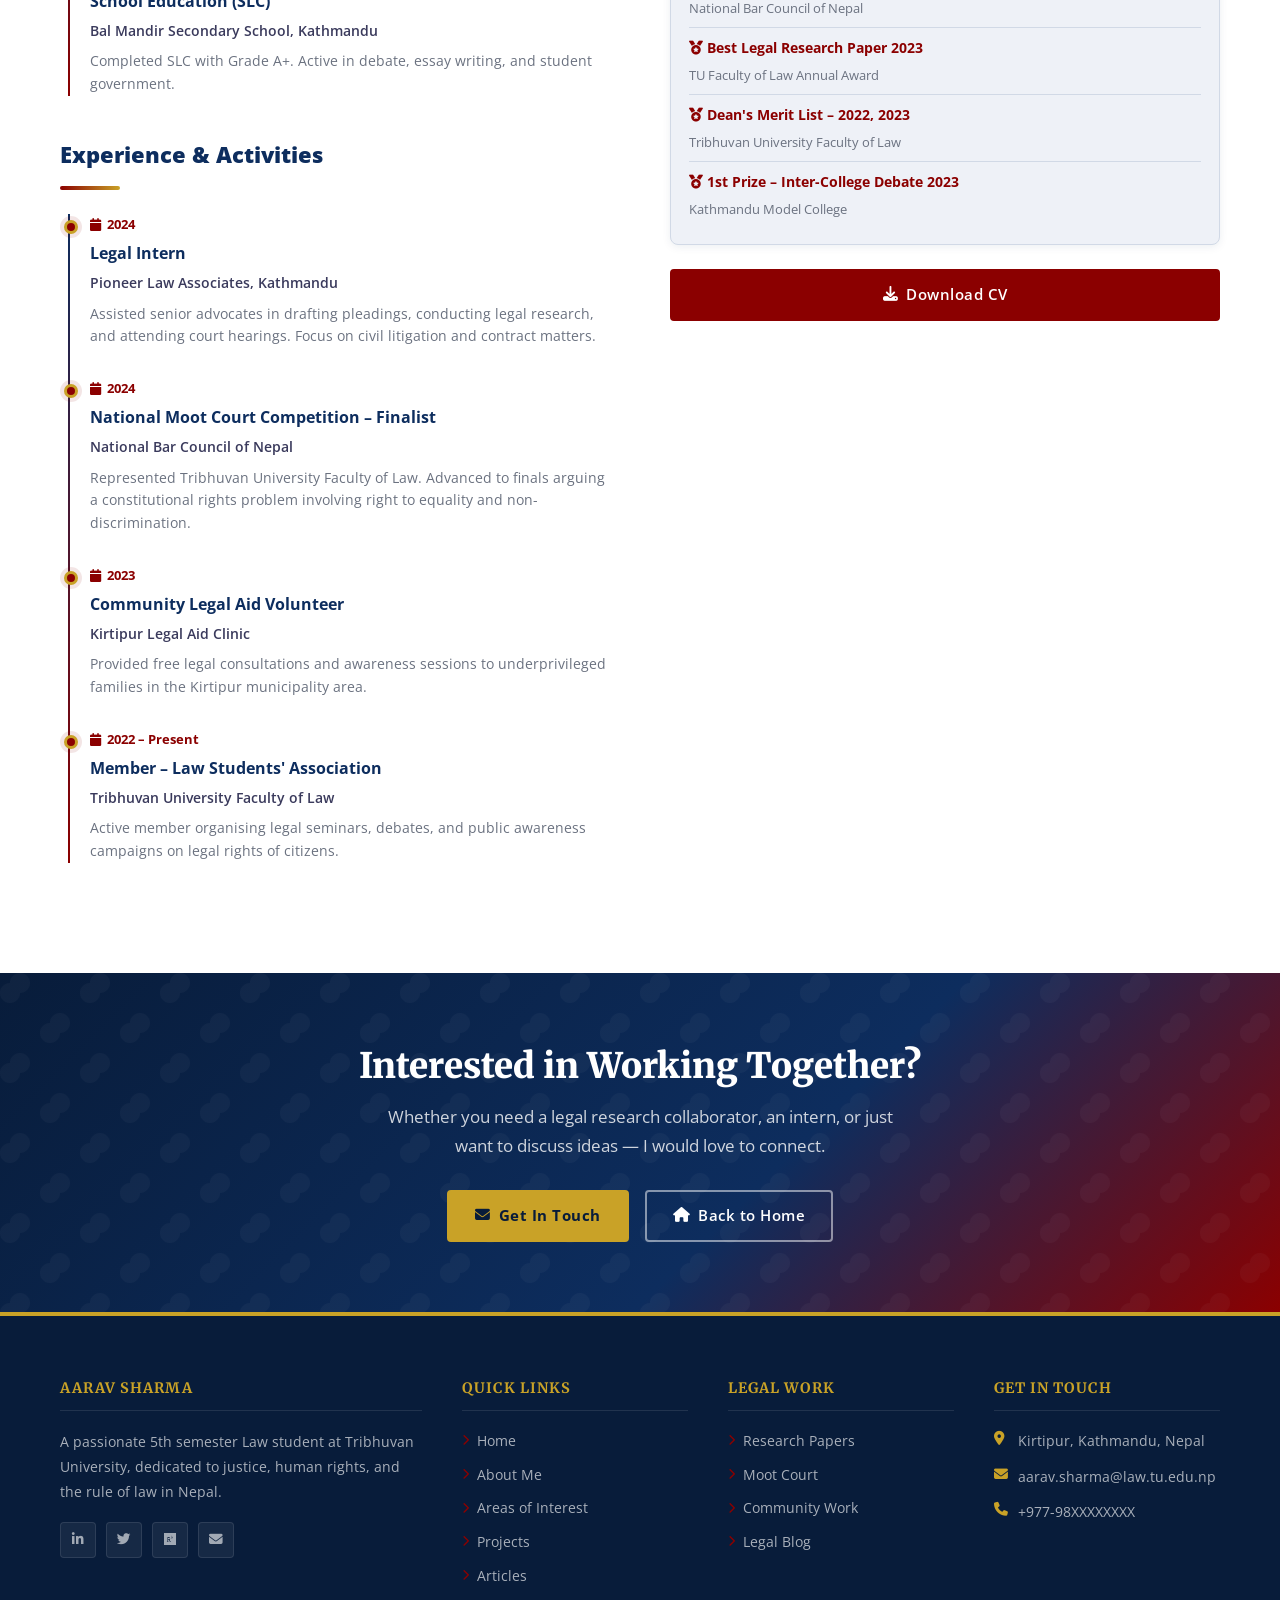
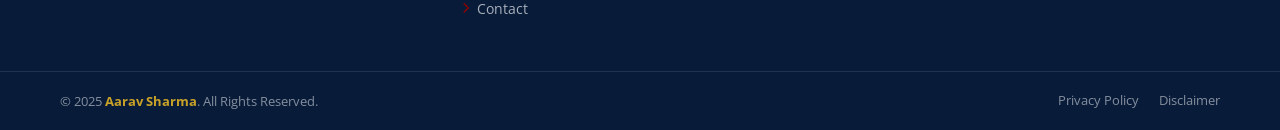
<file: about.html>
<!DOCTYPE html>
<html lang="en" dir="ltr">
<head>
  <meta charset="UTF-8" />
  <meta name="viewport" content="width=device-width, initial-scale=1.0" />
  <meta name="description" content="About Aarav Sharma – Law Student at Tribhuvan University. Education, skills, experience." />
  <title>About Me | Aarav Sharma</title>
  <link rel="icon" href="data:image/svg+xml,<svg xmlns='http://www.w3.org/2000/svg' viewBox='0 0 100 100'><text y='.9em' font-size='90'>⚖️</text></svg>" />
  <link rel="stylesheet" href="css/style.css" />
  <link rel="stylesheet" href="css/responsive.css" />
  <link rel="stylesheet" href="https://cdnjs.cloudflare.com/ajax/libs/font-awesome/6.5.0/css/all.min.css" />
</head>
<body>

  <!-- TOP BAR -->
  <div class="top-bar">
    <div class="container">
      <div class="top-bar-inner">
        <div class="top-bar-left">
          <span><i class="fas fa-calendar-alt"></i><span id="live-date"></span></span>
          <span><i class="fas fa-map-marker-alt"></i><span data-lang-key="topbar-location">Kathmandu, Nepal</span></span>
        </div>
        <div class="top-bar-right">
          <div class="top-bar-social">
            <a href="#" aria-label="LinkedIn"><i class="fab fa-linkedin-in"></i></a>
            <a href="#" aria-label="Twitter"><i class="fab fa-twitter"></i></a>
            <a href="mailto:aarav.sharma@law.tu.edu.np" aria-label="Email"><i class="fas fa-envelope"></i></a>
          </div>
          <div class="lang-toggle">
            <button class="lang-btn active" data-lang="en">EN</button>
            <button class="lang-btn" data-lang="ne">नेपाली</button>
          </div>
        </div>
      </div>
    </div>
  </div>

  <!-- HEADER -->
  <header class="site-header">
    <div class="container">
      <div class="header-inner">
        <div class="header-logo">
          <div class="logo-emblem">⚖️</div>
          <div class="header-title-group">
            <div class="name" data-lang-key="header-name">Aarav Sharma</div>
            <div class="name-ne" data-lang-key="header-name-ne">आरव शर्मा</div>
            <div class="designation" data-lang-key="header-designation">Law Student · 5th Semester · Tribhuvan University</div>
          </div>
        </div>
        <div class="header-contact-info">
          <a href="mailto:aarav.sharma@law.tu.edu.np"><i class="fas fa-envelope"></i><span data-lang-key="header-email">aarav.sharma@law.tu.edu.np</span></a>
          <a href="tel:+97798XXXXXXXX"><i class="fas fa-phone"></i><span data-lang-key="header-phone">+977-98XXXXXXXX</span></a>
        </div>
      </div>
    </div>
  </header>

  <!-- NAVIGATION -->
  <nav class="main-nav">
    <div class="container">
      <div class="nav-inner">
        <ul class="nav-menu" id="nav-menu">
          <li class="nav-item"><a href="index.html" class="nav-link"><i class="fas fa-home"></i><span data-lang-key="nav-home">Home</span></a></li>
          <li class="nav-item"><a href="about.html" class="nav-link active"><i class="fas fa-user-tie"></i><span data-lang-key="nav-about">About Me</span></a></li>
          <li class="nav-item">
            <a href="practice-areas.html" class="nav-link"><i class="fas fa-balance-scale"></i><span data-lang-key="nav-practice">Areas of Interest</span><i class="fas fa-chevron-down"></i></a>
            <ul class="dropdown-menu">
              <li><a href="practice-areas.html#constitutional" class="dropdown-item"><i class="fas fa-landmark"></i><span data-lang-key="nav-sub-constitutional">Constitutional Law</span></a></li>
              <li><a href="practice-areas.html#criminal" class="dropdown-item"><i class="fas fa-gavel"></i><span data-lang-key="nav-sub-criminal">Criminal Law</span></a></li>
              <li><a href="practice-areas.html#civil" class="dropdown-item"><i class="fas fa-file-contract"></i><span data-lang-key="nav-sub-civil">Civil Law</span></a></li>
              <li><a href="practice-areas.html#human-rights" class="dropdown-item"><i class="fas fa-hands-helping"></i><span data-lang-key="nav-sub-human-rights">Human Rights</span></a></li>
            </ul>
          </li>
          <li class="nav-item">
            <a href="projects.html" class="nav-link"><i class="fas fa-briefcase"></i><span data-lang-key="nav-projects">Projects</span><i class="fas fa-chevron-down"></i></a>
            <ul class="dropdown-menu">
              <li><a href="projects.html#research" class="dropdown-item"><i class="fas fa-search"></i><span data-lang-key="nav-sub-research">Research Papers</span></a></li>
              <li><a href="projects.html#moot" class="dropdown-item"><i class="fas fa-microphone"></i><span data-lang-key="nav-sub-moot">Moot Court</span></a></li>
              <li><a href="projects.html#internship" class="dropdown-item"><i class="fas fa-building"></i><span data-lang-key="nav-sub-internship">Internships</span></a></li>
              <li><a href="projects.html#community" class="dropdown-item"><i class="fas fa-users"></i><span data-lang-key="nav-sub-community">Community Work</span></a></li>
            </ul>
          </li>
          <li class="nav-item">
            <a href="articles.html" class="nav-link"><i class="fas fa-newspaper"></i><span data-lang-key="nav-articles">Articles</span><i class="fas fa-chevron-down"></i></a>
            <ul class="dropdown-menu">
              <li><a href="articles.html#research" class="dropdown-item"><i class="fas fa-scroll"></i><span data-lang-key="nav-sub-research">Research Papers</span></a></li>
              <li><a href="articles.html#blog" class="dropdown-item"><i class="fas fa-pen"></i><span data-lang-key="nav-sub-blog">Legal Blog</span></a></li>
            </ul>
          </li>
          <li class="nav-item"><a href="contact.html" class="nav-link"><i class="fas fa-envelope-open-text"></i><span data-lang-key="nav-contact">Contact</span></a></li>
        </ul>
        <button class="nav-hamburger" id="nav-hamburger" aria-label="Toggle menu" aria-expanded="false">
          <span class="hamburger-line"></span>
          <span class="hamburger-line"></span>
          <span class="hamburger-line"></span>
        </button>
      </div>
    </div>
  </nav>

  <!-- BREADCRUMB -->
  <div class="breadcrumb-bar">
    <div class="container">
      <nav class="breadcrumb" aria-label="Breadcrumb">
        <a href="index.html"><i class="fas fa-home"></i> <span data-lang-key="nav-home">Home</span></a>
        <i class="fas fa-chevron-right"></i>
        <span class="current" data-lang-key="nav-about">About Me</span>
      </nav>
    </div>
  </div>

  <!-- PAGE HERO -->
  <section class="page-hero" aria-label="About page header">
    <div class="container" style="position:relative;">
      <div class="page-hero-content fade-in">
        <h1 data-lang-key="about-page-title">About Me</h1>
        <p data-lang-key="about-page-desc">My academic background, experiences, and aspirations in law.</p>
      </div>
      <i class="fas fa-user-tie page-hero-icon" aria-hidden="true"></i>
    </div>
  </section>

  <!-- ── ABOUT MAIN CONTENT ── -->
  <section class="section-padding" style="background:var(--bg-white);">
    <div class="container">
      <div class="about-grid">
        <!-- Left: Full Story -->
        <div class="fade-in">
          <div class="section-title" data-lang-key="about-section-title">About Me</div>
          <div class="title-divider"></div>

          <p data-lang-key="about-p1" style="color:var(--text-medium);margin-bottom:16px;line-height:1.85;">
            I am Aarav Sharma, a dedicated Law student currently in my 5th semester at the Faculty of Law, Tribhuvan University, Kathmandu. My academic journey has been shaped by a deep commitment to justice, equity, and the rule of law.
          </p>
          <p data-lang-key="about-p2" style="color:var(--text-medium);margin-bottom:16px;line-height:1.85;">
            I have engaged in legal research, moot court competitions, community legal awareness programs, and internships with renowned law firms. I am passionate about constitutional law, human rights, and access to justice for marginalised communities.
          </p>
          <p style="color:var(--text-medium);margin-bottom:16px;line-height:1.85;">
            My long-term aspiration is to contribute meaningfully to the development of Nepal's legal system — whether through advocacy, academia, public interest litigation, or policy reform. I believe that legal professionals have a fundamental duty to serve not just their clients, but society as a whole.
          </p>

          <blockquote class="about-quote">
            <p data-lang-key="about-quote">"The law is reason, free from passion." — Aristotle</p>
          </blockquote>

          <!-- Education Timeline -->
          <div style="margin-top:40px;">
            <div class="section-title" style="font-size:1.4rem;" data-lang-key="education-title">Educational Background</div>
            <div class="title-divider"></div>
            <div class="timeline" style="margin-top:24px;">
              <div class="timeline-item fade-in">
                <div class="timeline-date"><i class="fas fa-calendar"></i> 2022 – Present</div>
                <div class="timeline-title">Bachelor of Laws (LL.B.) – 5th Semester</div>
                <div class="timeline-institution">Faculty of Law, Tribhuvan University, Kathmandu</div>
                <div class="timeline-desc">Studying core law subjects including Constitutional Law, Criminal Law, Civil Procedure, Evidence, International Law, and Human Rights. CGPA: 3.7/4.0</div>
              </div>
              <div class="timeline-item fade-in">
                <div class="timeline-date"><i class="fas fa-calendar"></i> 2019 – 2021</div>
                <div class="timeline-title">Higher Secondary Education (+2) – Science</div>
                <div class="timeline-institution">Kathmandu Model College, Kathmandu</div>
                <div class="timeline-desc">Completed Higher Secondary with distinction. Developed interest in social sciences and law during this period.</div>
              </div>
              <div class="timeline-item fade-in">
                <div class="timeline-date"><i class="fas fa-calendar"></i> 2009 – 2019</div>
                <div class="timeline-title">School Education (SLC)</div>
                <div class="timeline-institution">Bal Mandir Secondary School, Kathmandu</div>
                <div class="timeline-desc">Completed SLC with Grade A+. Active in debate, essay writing, and student government.</div>
              </div>
            </div>
          </div>

          <!-- Experience Timeline -->
          <div style="margin-top:40px;">
            <div class="section-title" style="font-size:1.4rem;" data-lang-key="experience-title">Experience &amp; Activities</div>
            <div class="title-divider"></div>
            <div class="timeline" style="margin-top:24px;">
              <div class="timeline-item fade-in">
                <div class="timeline-date"><i class="fas fa-calendar"></i> 2024</div>
                <div class="timeline-title">Legal Intern</div>
                <div class="timeline-institution">Pioneer Law Associates, Kathmandu</div>
                <div class="timeline-desc">Assisted senior advocates in drafting pleadings, conducting legal research, and attending court hearings. Focus on civil litigation and contract matters.</div>
              </div>
              <div class="timeline-item fade-in">
                <div class="timeline-date"><i class="fas fa-calendar"></i> 2024</div>
                <div class="timeline-title">National Moot Court Competition – Finalist</div>
                <div class="timeline-institution">National Bar Council of Nepal</div>
                <div class="timeline-desc">Represented Tribhuvan University Faculty of Law. Advanced to finals arguing a constitutional rights problem involving right to equality and non-discrimination.</div>
              </div>
              <div class="timeline-item fade-in">
                <div class="timeline-date"><i class="fas fa-calendar"></i> 2023</div>
                <div class="timeline-title">Community Legal Aid Volunteer</div>
                <div class="timeline-institution">Kirtipur Legal Aid Clinic</div>
                <div class="timeline-desc">Provided free legal consultations and awareness sessions to underprivileged families in the Kirtipur municipality area.</div>
              </div>
              <div class="timeline-item fade-in">
                <div class="timeline-date"><i class="fas fa-calendar"></i> 2022 – Present</div>
                <div class="timeline-title">Member – Law Students' Association</div>
                <div class="timeline-institution">Tribhuvan University Faculty of Law</div>
                <div class="timeline-desc">Active member organising legal seminars, debates, and public awareness campaigns on legal rights of citizens.</div>
              </div>
            </div>
          </div>
        </div>

        <!-- Right: Info Cards -->
        <div class="about-sidebar fade-in">
          <!-- Personal Info -->
          <div class="info-card">
            <div class="info-card-header"><i class="fas fa-id-card"></i><span data-lang-key="info-card-personal">Personal Information</span></div>
            <div class="info-card-body">
              <div class="info-row"><span class="info-row-label" data-lang-key="info-full-name-label">Full Name</span><span class="info-row-value" data-lang-key="info-full-name-value">Aarav Sharma</span></div>
              <div class="info-row"><span class="info-row-label" data-lang-key="info-dob-label">Date of Birth</span><span class="info-row-value" data-lang-key="info-dob-value">15 August 2002</span></div>
              <div class="info-row"><span class="info-row-label" data-lang-key="info-nationality-label">Nationality</span><span class="info-row-value" data-lang-key="info-nationality-value">Nepali</span></div>
              <div class="info-row"><span class="info-row-label" data-lang-key="info-uni-label">University</span><span class="info-row-value" data-lang-key="info-uni-value">Tribhuvan University</span></div>
              <div class="info-row"><span class="info-row-label" data-lang-key="info-semester-label">Semester</span><span class="info-row-value" data-lang-key="info-semester-value">5th Semester, LL.B.</span></div>
              <div class="info-row"><span class="info-row-label" data-lang-key="info-email-label">Email</span><span class="info-row-value"><a href="mailto:aarav.sharma@law.tu.edu.np" style="color:var(--secondary);">aarav.sharma@law.tu.edu.np</a></span></div>
            </div>
          </div>

          <!-- Skills -->
          <div class="info-card">
            <div class="info-card-header"><i class="fas fa-chart-bar"></i><span data-lang-key="skills-card-title">Key Legal Skills</span></div>
            <div class="info-card-body">
              <div class="skill-item"><div class="skill-header"><span data-lang-key="skill-legal-research">Legal Research</span><span>90%</span></div><div class="skill-bar"><div class="skill-fill" data-width="90"></div></div></div>
              <div class="skill-item"><div class="skill-header"><span data-lang-key="skill-moot-court">Moot Court / Advocacy</span><span>85%</span></div><div class="skill-bar"><div class="skill-fill" data-width="85"></div></div></div>
              <div class="skill-item"><div class="skill-header"><span data-lang-key="skill-drafting">Legal Drafting</span><span>80%</span></div><div class="skill-bar"><div class="skill-fill" data-width="80"></div></div></div>
              <div class="skill-item"><div class="skill-header"><span data-lang-key="skill-analysis">Case Analysis</span><span>88%</span></div><div class="skill-bar"><div class="skill-fill" data-width="88"></div></div></div>
              <div class="skill-item"><div class="skill-header"><span data-lang-key="skill-nepali">Nepali Legal Writing</span><span>92%</span></div><div class="skill-bar"><div class="skill-fill" data-width="92"></div></div></div>
            </div>
          </div>

          <!-- Languages -->
          <div class="info-card">
            <div class="info-card-header"><i class="fas fa-language"></i> Languages</div>
            <div class="info-card-body">
              <div class="skill-item"><div class="skill-header"><span>Nepali (Native)</span><span>100%</span></div><div class="skill-bar"><div class="skill-fill" data-width="100"></div></div></div>
              <div class="skill-item"><div class="skill-header"><span>English (Proficient)</span><span>88%</span></div><div class="skill-bar"><div class="skill-fill" data-width="88"></div></div></div>
              <div class="skill-item"><div class="skill-header"><span>Hindi (Conversational)</span><span>75%</span></div><div class="skill-bar"><div class="skill-fill" data-width="75"></div></div></div>
            </div>
          </div>

          <!-- Awards -->
          <div class="info-card">
            <div class="info-card-header"><i class="fas fa-trophy"></i> Awards &amp; Honours</div>
            <div class="info-card-body">
              <div class="info-row" style="flex-direction:column;gap:4px;">
                <span style="font-weight:700;color:var(--secondary);font-size:0.87rem;"><i class="fas fa-medal"></i> National Moot Court Finalist 2024</span>
                <span style="font-size:0.82rem;color:var(--text-light);">National Bar Council of Nepal</span>
              </div>
              <div class="info-row" style="flex-direction:column;gap:4px;">
                <span style="font-weight:700;color:var(--secondary);font-size:0.87rem;"><i class="fas fa-medal"></i> Best Legal Research Paper 2023</span>
                <span style="font-size:0.82rem;color:var(--text-light);">TU Faculty of Law Annual Award</span>
              </div>
              <div class="info-row" style="flex-direction:column;gap:4px;">
                <span style="font-weight:700;color:var(--secondary);font-size:0.87rem;"><i class="fas fa-medal"></i> Dean's Merit List – 2022, 2023</span>
                <span style="font-size:0.82rem;color:var(--text-light);">Tribhuvan University Faculty of Law</span>
              </div>
              <div class="info-row" style="flex-direction:column;gap:4px;border-bottom:none;">
                <span style="font-weight:700;color:var(--secondary);font-size:0.87rem;"><i class="fas fa-medal"></i> 1st Prize – Inter-College Debate 2023</span>
                <span style="font-size:0.82rem;color:var(--text-light);">Kathmandu Model College</span>
              </div>
            </div>
          </div>

          <!-- Download CV -->
          <a href="assets/cv-aarav-sharma.pdf" class="btn btn-primary btn-download-cv" style="width:100%;justify-content:center;" download>
            <i class="fas fa-download"></i>
            <span data-lang-key="hero-btn-cv">Download CV</span>
          </a>
        </div>
      </div>
    </div>
  </section>

  <!-- CTA -->
  <section class="cta-section">
    <div class="container">
      <div class="cta-content fade-in">
        <h2 data-lang-key="cta-title">Interested in Working Together?</h2>
        <p data-lang-key="cta-desc">Whether you need a legal research collaborator, an intern, or just want to discuss ideas — I would love to connect.</p>
        <div class="cta-buttons">
          <a href="contact.html" class="btn btn-gold"><i class="fas fa-envelope"></i><span data-lang-key="cta-btn-contact">Get In Touch</span></a>
          <a href="index.html" class="btn btn-outline" style="color:#fff;border-color:rgba(255,255,255,0.5);"><i class="fas fa-home"></i><span data-lang-key="btn-back-home">Back to Home</span></a>
        </div>
      </div>
    </div>
  </section>

  <!-- FOOTER -->
  <footer class="site-footer">
    <div class="footer-top">
      <div class="container">
        <div class="footer-grid">
          <div>
            <div class="footer-col-title" data-lang-key="header-name">Aarav Sharma</div>
            <p class="footer-about" data-lang-key="footer-about">A passionate 5th semester Law student at Tribhuvan University, dedicated to justice, human rights, and the rule of law in Nepal.</p>
            <div class="footer-social">
              <a href="#"><i class="fab fa-linkedin-in"></i></a>
              <a href="#"><i class="fab fa-twitter"></i></a>
              <a href="#"><i class="fab fa-researchgate"></i></a>
              <a href="mailto:aarav.sharma@law.tu.edu.np"><i class="fas fa-envelope"></i></a>
            </div>
          </div>
          <div>
            <div class="footer-col-title" data-lang-key="footer-quicklinks">Quick Links</div>
            <ul class="footer-links">
              <li><a href="index.html"><i class="fas fa-chevron-right"></i><span data-lang-key="nav-home">Home</span></a></li>
              <li><a href="about.html"><i class="fas fa-chevron-right"></i><span data-lang-key="nav-about">About Me</span></a></li>
              <li><a href="practice-areas.html"><i class="fas fa-chevron-right"></i><span data-lang-key="nav-practice">Areas of Interest</span></a></li>
              <li><a href="projects.html"><i class="fas fa-chevron-right"></i><span data-lang-key="nav-projects">Projects</span></a></li>
              <li><a href="articles.html"><i class="fas fa-chevron-right"></i><span data-lang-key="nav-articles">Articles</span></a></li>
              <li><a href="contact.html"><i class="fas fa-chevron-right"></i><span data-lang-key="nav-contact">Contact</span></a></li>
            </ul>
          </div>
          <div>
            <div class="footer-col-title" data-lang-key="footer-legalwork">Legal Work</div>
            <ul class="footer-links">
              <li><a href="articles.html"><i class="fas fa-chevron-right"></i> Research Papers</a></li>
              <li><a href="projects.html#moot"><i class="fas fa-chevron-right"></i> Moot Court</a></li>
              <li><a href="projects.html#community"><i class="fas fa-chevron-right"></i> Community Work</a></li>
              <li><a href="articles.html#blog"><i class="fas fa-chevron-right"></i> Legal Blog</a></li>
            </ul>
          </div>
          <div>
            <div class="footer-col-title" data-lang-key="footer-getintouch">Get In Touch</div>
            <div class="footer-contact-item"><i class="fas fa-map-marker-alt"></i><span data-lang-key="contact-info-address-value">Kirtipur, Kathmandu, Nepal</span></div>
            <div class="footer-contact-item"><i class="fas fa-envelope"></i><a href="mailto:aarav.sharma@law.tu.edu.np">aarav.sharma@law.tu.edu.np</a></div>
            <div class="footer-contact-item"><i class="fas fa-phone"></i><span data-lang-key="header-phone">+977-98XXXXXXXX</span></div>
          </div>
        </div>
      </div>
    </div>
    <div class="footer-bottom">
      <div class="container">
        <div class="footer-bottom-inner">
          <p data-lang-key="footer-copyright">© 2025 <strong>Aarav Sharma</strong>. All Rights Reserved.</p>
          <div class="footer-bottom-links">
            <a href="#" data-lang-key="footer-privacy">Privacy Policy</a>
            <a href="#" data-lang-key="footer-disclaimer">Disclaimer</a>
          </div>
        </div>
      </div>
    </div>
  </footer>

  <button id="scroll-top" aria-label="Back to top"><i class="fas fa-chevron-up"></i></button>
  <script src="js/language.js"></script>
  <script src="js/main.js"></script>
</body>
</html>
</file>
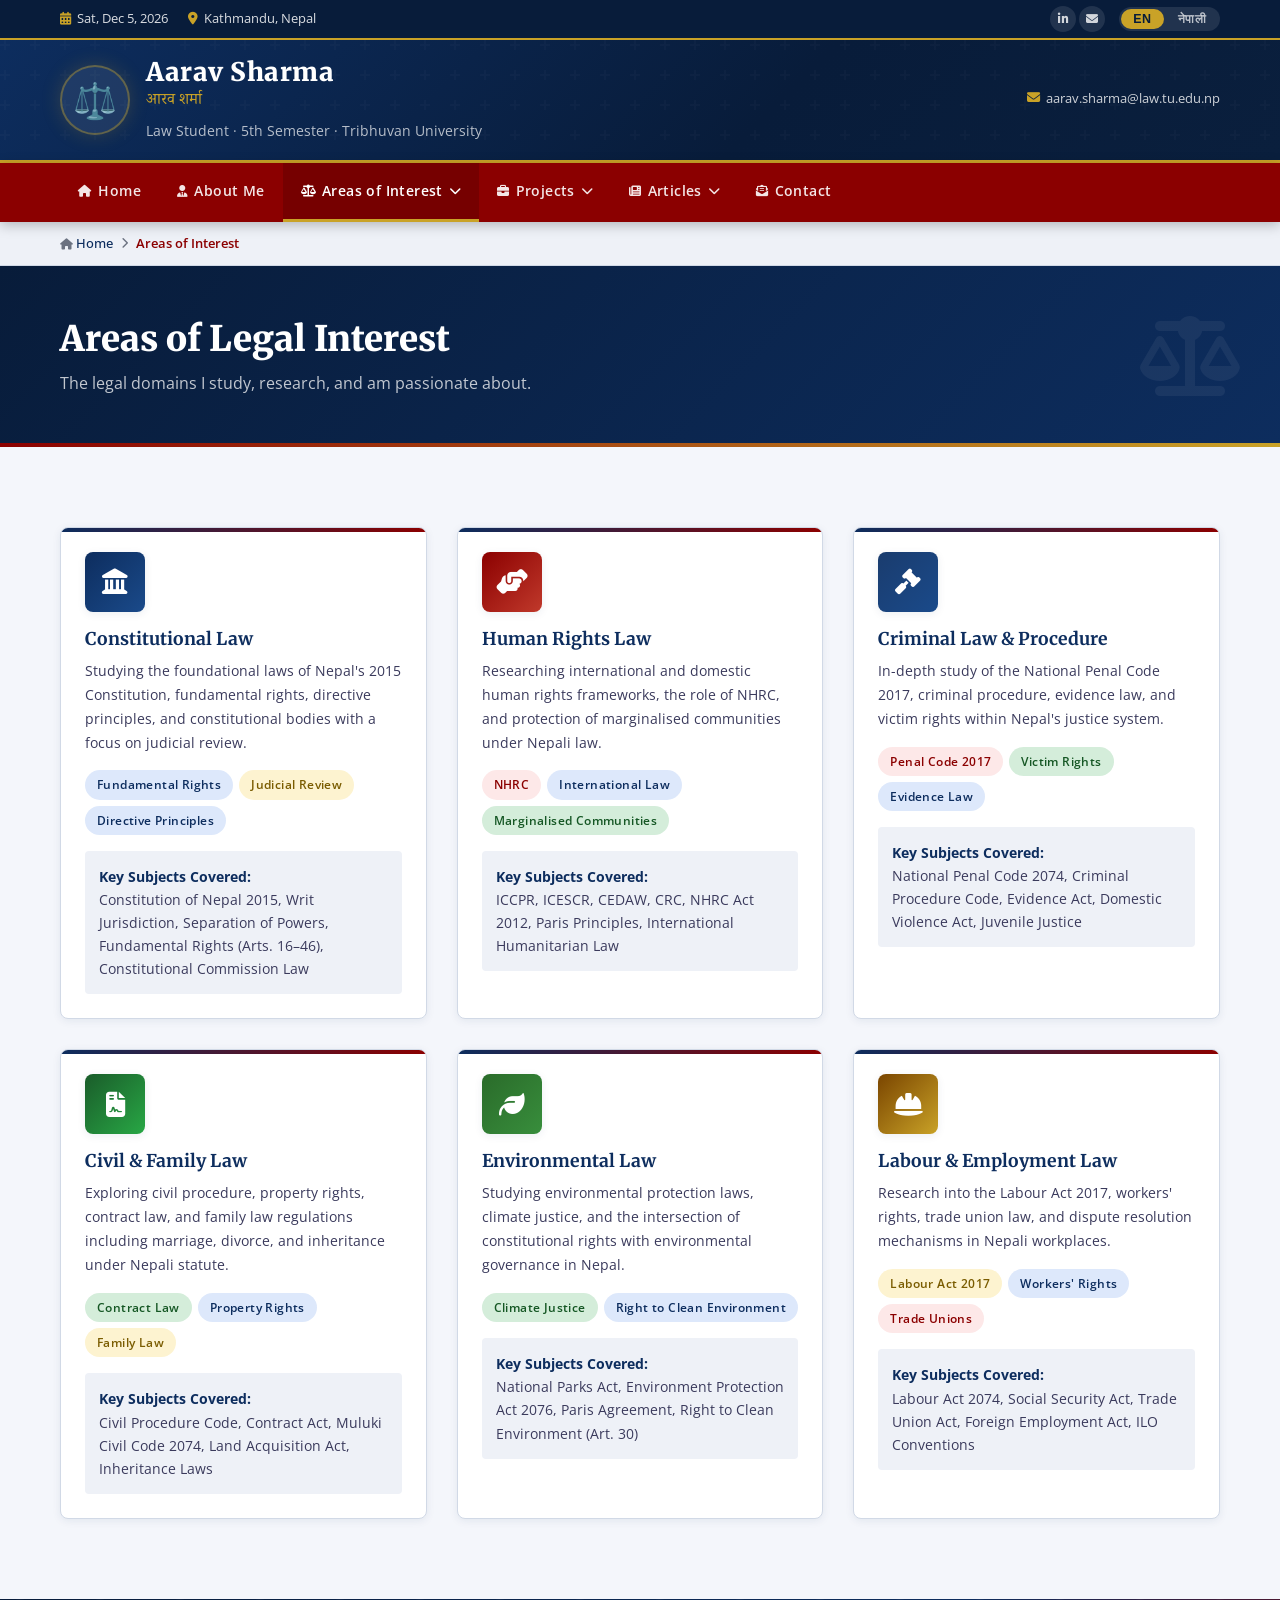
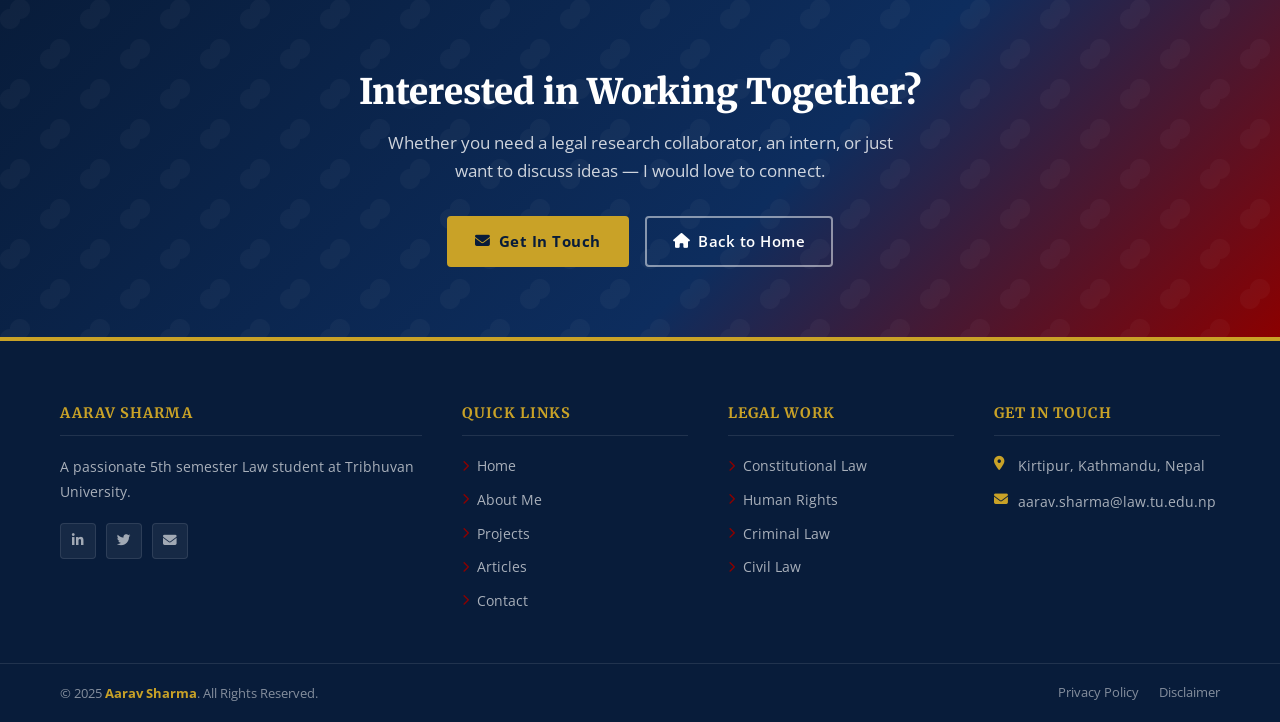
<file: practice-areas.html>
<!DOCTYPE html>
<html lang="en" dir="ltr">
<head>
  <meta charset="UTF-8" />
  <meta name="viewport" content="width=device-width, initial-scale=1.0" />
  <meta name="description" content="Areas of legal interest – Aarav Sharma, Law Student, Tribhuvan University." />
  <title>Areas of Interest | Aarav Sharma</title>
  <link rel="icon" href="data:image/svg+xml,<svg xmlns='http://www.w3.org/2000/svg' viewBox='0 0 100 100'><text y='.9em' font-size='90'>⚖️</text></svg>" />
  <link rel="stylesheet" href="css/style.css" />
  <link rel="stylesheet" href="css/responsive.css" />
  <link rel="stylesheet" href="https://cdnjs.cloudflare.com/ajax/libs/font-awesome/6.5.0/css/all.min.css" />
</head>
<body>

  <!-- TOP BAR -->
  <div class="top-bar">
    <div class="container">
      <div class="top-bar-inner">
        <div class="top-bar-left">
          <span><i class="fas fa-calendar-alt"></i><span id="live-date"></span></span>
          <span><i class="fas fa-map-marker-alt"></i><span data-lang-key="topbar-location">Kathmandu, Nepal</span></span>
        </div>
        <div class="top-bar-right">
          <div class="top-bar-social">
            <a href="#" aria-label="LinkedIn"><i class="fab fa-linkedin-in"></i></a>
            <a href="mailto:aarav.sharma@law.tu.edu.np" aria-label="Email"><i class="fas fa-envelope"></i></a>
          </div>
          <div class="lang-toggle">
            <button class="lang-btn active" data-lang="en">EN</button>
            <button class="lang-btn" data-lang="ne">नेपाली</button>
          </div>
        </div>
      </div>
    </div>
  </div>

  <!-- HEADER -->
  <header class="site-header">
    <div class="container">
      <div class="header-inner">
        <div class="header-logo">
          <div class="logo-emblem">⚖️</div>
          <div class="header-title-group">
            <div class="name" data-lang-key="header-name">Aarav Sharma</div>
            <div class="name-ne" data-lang-key="header-name-ne">आरव शर्मा</div>
            <div class="designation" data-lang-key="header-designation">Law Student · 5th Semester · Tribhuvan University</div>
          </div>
        </div>
        <div class="header-contact-info">
          <a href="mailto:aarav.sharma@law.tu.edu.np"><i class="fas fa-envelope"></i><span data-lang-key="header-email">aarav.sharma@law.tu.edu.np</span></a>
        </div>
      </div>
    </div>
  </header>

  <!-- NAVIGATION -->
  <nav class="main-nav">
    <div class="container">
      <div class="nav-inner">
        <ul class="nav-menu" id="nav-menu">
          <li class="nav-item"><a href="index.html" class="nav-link"><i class="fas fa-home"></i><span data-lang-key="nav-home">Home</span></a></li>
          <li class="nav-item"><a href="about.html" class="nav-link"><i class="fas fa-user-tie"></i><span data-lang-key="nav-about">About Me</span></a></li>
          <li class="nav-item">
            <a href="practice-areas.html" class="nav-link active"><i class="fas fa-balance-scale"></i><span data-lang-key="nav-practice">Areas of Interest</span><i class="fas fa-chevron-down"></i></a>
            <ul class="dropdown-menu">
              <li><a href="#constitutional" class="dropdown-item"><i class="fas fa-landmark"></i><span data-lang-key="nav-sub-constitutional">Constitutional Law</span></a></li>
              <li><a href="#criminal" class="dropdown-item"><i class="fas fa-gavel"></i><span data-lang-key="nav-sub-criminal">Criminal Law</span></a></li>
              <li><a href="#civil" class="dropdown-item"><i class="fas fa-file-contract"></i><span data-lang-key="nav-sub-civil">Civil Law</span></a></li>
              <li><a href="#human-rights" class="dropdown-item"><i class="fas fa-hands-helping"></i><span data-lang-key="nav-sub-human-rights">Human Rights</span></a></li>
            </ul>
          </li>
          <li class="nav-item">
            <a href="projects.html" class="nav-link"><i class="fas fa-briefcase"></i><span data-lang-key="nav-projects">Projects</span><i class="fas fa-chevron-down"></i></a>
            <ul class="dropdown-menu">
              <li><a href="projects.html#research" class="dropdown-item"><i class="fas fa-search"></i><span data-lang-key="nav-sub-research">Research Papers</span></a></li>
              <li><a href="projects.html#moot" class="dropdown-item"><i class="fas fa-microphone"></i><span data-lang-key="nav-sub-moot">Moot Court</span></a></li>
              <li><a href="projects.html#community" class="dropdown-item"><i class="fas fa-users"></i><span data-lang-key="nav-sub-community">Community Work</span></a></li>
            </ul>
          </li>
          <li class="nav-item">
            <a href="articles.html" class="nav-link"><i class="fas fa-newspaper"></i><span data-lang-key="nav-articles">Articles</span><i class="fas fa-chevron-down"></i></a>
            <ul class="dropdown-menu">
              <li><a href="articles.html#research" class="dropdown-item"><i class="fas fa-scroll"></i><span data-lang-key="nav-sub-research">Research Papers</span></a></li>
              <li><a href="articles.html#blog" class="dropdown-item"><i class="fas fa-pen"></i><span data-lang-key="nav-sub-blog">Legal Blog</span></a></li>
            </ul>
          </li>
          <li class="nav-item"><a href="contact.html" class="nav-link"><i class="fas fa-envelope-open-text"></i><span data-lang-key="nav-contact">Contact</span></a></li>
        </ul>
        <button class="nav-hamburger" id="nav-hamburger" aria-label="Toggle menu" aria-expanded="false">
          <span class="hamburger-line"></span>
          <span class="hamburger-line"></span>
          <span class="hamburger-line"></span>
        </button>
      </div>
    </div>
  </nav>

  <!-- BREADCRUMB -->
  <div class="breadcrumb-bar">
    <div class="container">
      <nav class="breadcrumb" aria-label="Breadcrumb">
        <a href="index.html"><i class="fas fa-home"></i> <span data-lang-key="nav-home">Home</span></a>
        <i class="fas fa-chevron-right"></i>
        <span class="current" data-lang-key="nav-practice">Areas of Interest</span>
      </nav>
    </div>
  </div>

  <!-- PAGE HERO -->
  <section class="page-hero">
    <div class="container" style="position:relative;">
      <div class="page-hero-content fade-in">
        <h1 data-lang-key="practice-page-title">Areas of Legal Interest</h1>
        <p data-lang-key="practice-page-desc">The legal domains I study, research, and am passionate about.</p>
      </div>
      <i class="fas fa-balance-scale page-hero-icon" aria-hidden="true"></i>
    </div>
  </section>

  <!-- AREAS CONTENT -->
  <section class="section-padding" style="background:var(--bg-light);">
    <div class="container">

      <!-- All 6 area cards in full detail -->
      <div style="display:grid;grid-template-columns:repeat(auto-fit,minmax(340px,1fr));gap:30px;">

        <!-- Constitutional Law -->
        <div class="area-card fade-in" id="constitutional">
          <div class="area-card-icon"><i class="fas fa-landmark"></i></div>
          <div class="area-card-body">
            <h3 data-lang-key="area-1-title">Constitutional Law</h3>
            <p data-lang-key="area-1-desc">Studying the foundational laws of Nepal's 2015 Constitution, fundamental rights, directive principles, and constitutional bodies with a focus on judicial review.</p>
            <div class="area-tags">
              <span class="badge badge-blue">Fundamental Rights</span>
              <span class="badge badge-gold">Judicial Review</span>
              <span class="badge badge-blue">Directive Principles</span>
            </div>
            <div style="margin-top:16px;padding:14px;background:var(--bg-section);border-radius:var(--radius-sm);font-size:0.85rem;color:var(--text-medium);">
              <strong style="color:var(--primary);">Key Subjects Covered:</strong><br/>
              Constitution of Nepal 2015, Writ Jurisdiction, Separation of Powers, Fundamental Rights (Arts. 16–46), Constitutional Commission Law
            </div>
          </div>
        </div>

        <!-- Human Rights -->
        <div class="area-card fade-in" id="human-rights">
          <div class="area-card-icon" style="background:linear-gradient(135deg,#8b0000,#c0392b);"><i class="fas fa-hands-helping"></i></div>
          <div class="area-card-body">
            <h3 data-lang-key="area-2-title">Human Rights Law</h3>
            <p data-lang-key="area-2-desc">Researching international and domestic human rights frameworks, the role of NHRC, and protection of marginalised communities under Nepali law.</p>
            <div class="area-tags">
              <span class="badge badge-red">NHRC</span>
              <span class="badge badge-blue">International Law</span>
              <span class="badge badge-green">Marginalised Communities</span>
            </div>
            <div style="margin-top:16px;padding:14px;background:var(--bg-section);border-radius:var(--radius-sm);font-size:0.85rem;color:var(--text-medium);">
              <strong style="color:var(--primary);">Key Subjects Covered:</strong><br/>
              ICCPR, ICESCR, CEDAW, CRC, NHRC Act 2012, Paris Principles, International Humanitarian Law
            </div>
          </div>
        </div>

        <!-- Criminal Law -->
        <div class="area-card fade-in" id="criminal">
          <div class="area-card-icon" style="background:linear-gradient(135deg,#1a3c6e,#1a4a8a);"><i class="fas fa-gavel"></i></div>
          <div class="area-card-body">
            <h3 data-lang-key="area-3-title">Criminal Law &amp; Procedure</h3>
            <p data-lang-key="area-3-desc">In-depth study of the National Penal Code 2017, criminal procedure, evidence law, and victim rights within Nepal's justice system.</p>
            <div class="area-tags">
              <span class="badge badge-red">Penal Code 2017</span>
              <span class="badge badge-green">Victim Rights</span>
              <span class="badge badge-blue">Evidence Law</span>
            </div>
            <div style="margin-top:16px;padding:14px;background:var(--bg-section);border-radius:var(--radius-sm);font-size:0.85rem;color:var(--text-medium);">
              <strong style="color:var(--primary);">Key Subjects Covered:</strong><br/>
              National Penal Code 2074, Criminal Procedure Code, Evidence Act, Domestic Violence Act, Juvenile Justice
            </div>
          </div>
        </div>

        <!-- Civil & Family Law -->
        <div class="area-card fade-in" id="civil">
          <div class="area-card-icon" style="background:linear-gradient(135deg,#1a5c2a,#28a745);"><i class="fas fa-file-contract"></i></div>
          <div class="area-card-body">
            <h3 data-lang-key="area-4-title">Civil &amp; Family Law</h3>
            <p data-lang-key="area-4-desc">Exploring civil procedure, property rights, contract law, and family law regulations including marriage, divorce, and inheritance under Nepali statute.</p>
            <div class="area-tags">
              <span class="badge badge-green">Contract Law</span>
              <span class="badge badge-blue">Property Rights</span>
              <span class="badge badge-gold">Family Law</span>
            </div>
            <div style="margin-top:16px;padding:14px;background:var(--bg-section);border-radius:var(--radius-sm);font-size:0.85rem;color:var(--text-medium);">
              <strong style="color:var(--primary);">Key Subjects Covered:</strong><br/>
              Civil Procedure Code, Contract Act, Muluki Civil Code 2074, Land Acquisition Act, Inheritance Laws
            </div>
          </div>
        </div>

        <!-- Environmental Law -->
        <div class="area-card fade-in">
          <div class="area-card-icon" style="background:linear-gradient(135deg,#2a6b2a,#388e3c);"><i class="fas fa-leaf"></i></div>
          <div class="area-card-body">
            <h3 data-lang-key="area-5-title">Environmental Law</h3>
            <p data-lang-key="area-5-desc">Studying environmental protection laws, climate justice, and the intersection of constitutional rights with environmental governance in Nepal.</p>
            <div class="area-tags">
              <span class="badge badge-green">Climate Justice</span>
              <span class="badge badge-blue">Right to Clean Environment</span>
            </div>
            <div style="margin-top:16px;padding:14px;background:var(--bg-section);border-radius:var(--radius-sm);font-size:0.85rem;color:var(--text-medium);">
              <strong style="color:var(--primary);">Key Subjects Covered:</strong><br/>
              National Parks Act, Environment Protection Act 2076, Paris Agreement, Right to Clean Environment (Art. 30)
            </div>
          </div>
        </div>

        <!-- Labour Law -->
        <div class="area-card fade-in">
          <div class="area-card-icon" style="background:linear-gradient(135deg,#7a4500,#c9a227);"><i class="fas fa-hard-hat"></i></div>
          <div class="area-card-body">
            <h3 data-lang-key="area-6-title">Labour &amp; Employment Law</h3>
            <p data-lang-key="area-6-desc">Research into the Labour Act 2017, workers' rights, trade union law, and dispute resolution mechanisms in Nepali workplaces.</p>
            <div class="area-tags">
              <span class="badge badge-gold">Labour Act 2017</span>
              <span class="badge badge-blue">Workers' Rights</span>
              <span class="badge badge-red">Trade Unions</span>
            </div>
            <div style="margin-top:16px;padding:14px;background:var(--bg-section);border-radius:var(--radius-sm);font-size:0.85rem;color:var(--text-medium);">
              <strong style="color:var(--primary);">Key Subjects Covered:</strong><br/>
              Labour Act 2074, Social Security Act, Trade Union Act, Foreign Employment Act, ILO Conventions
            </div>
          </div>
        </div>

      </div>
    </div>
  </section>

  <!-- CTA -->
  <section class="cta-section">
    <div class="container">
      <div class="cta-content fade-in">
        <h2 data-lang-key="cta-title">Interested in Working Together?</h2>
        <p data-lang-key="cta-desc">Whether you need a legal research collaborator, an intern, or just want to discuss ideas — I would love to connect.</p>
        <div class="cta-buttons">
          <a href="contact.html" class="btn btn-gold"><i class="fas fa-envelope"></i><span data-lang-key="cta-btn-contact">Get In Touch</span></a>
          <a href="index.html" class="btn btn-outline" style="color:#fff;border-color:rgba(255,255,255,0.5);"><i class="fas fa-home"></i><span data-lang-key="btn-back-home">Back to Home</span></a>
        </div>
      </div>
    </div>
  </section>

  <!-- FOOTER (reuse same footer) -->
  <footer class="site-footer">
    <div class="footer-top">
      <div class="container">
        <div class="footer-grid">
          <div>
            <div class="footer-col-title" data-lang-key="header-name">Aarav Sharma</div>
            <p class="footer-about" data-lang-key="footer-about">A passionate 5th semester Law student at Tribhuvan University.</p>
            <div class="footer-social">
              <a href="#"><i class="fab fa-linkedin-in"></i></a>
              <a href="#"><i class="fab fa-twitter"></i></a>
              <a href="mailto:aarav.sharma@law.tu.edu.np"><i class="fas fa-envelope"></i></a>
            </div>
          </div>
          <div>
            <div class="footer-col-title" data-lang-key="footer-quicklinks">Quick Links</div>
            <ul class="footer-links">
              <li><a href="index.html"><i class="fas fa-chevron-right"></i><span data-lang-key="nav-home">Home</span></a></li>
              <li><a href="about.html"><i class="fas fa-chevron-right"></i><span data-lang-key="nav-about">About Me</span></a></li>
              <li><a href="projects.html"><i class="fas fa-chevron-right"></i><span data-lang-key="nav-projects">Projects</span></a></li>
              <li><a href="articles.html"><i class="fas fa-chevron-right"></i><span data-lang-key="nav-articles">Articles</span></a></li>
              <li><a href="contact.html"><i class="fas fa-chevron-right"></i><span data-lang-key="nav-contact">Contact</span></a></li>
            </ul>
          </div>
          <div>
            <div class="footer-col-title" data-lang-key="footer-legalwork">Legal Work</div>
            <ul class="footer-links">
              <li><a href="#constitutional"><i class="fas fa-chevron-right"></i> Constitutional Law</a></li>
              <li><a href="#human-rights"><i class="fas fa-chevron-right"></i> Human Rights</a></li>
              <li><a href="#criminal"><i class="fas fa-chevron-right"></i> Criminal Law</a></li>
              <li><a href="#civil"><i class="fas fa-chevron-right"></i> Civil Law</a></li>
            </ul>
          </div>
          <div>
            <div class="footer-col-title" data-lang-key="footer-getintouch">Get In Touch</div>
            <div class="footer-contact-item"><i class="fas fa-map-marker-alt"></i><span data-lang-key="contact-info-address-value">Kirtipur, Kathmandu, Nepal</span></div>
            <div class="footer-contact-item"><i class="fas fa-envelope"></i><a href="mailto:aarav.sharma@law.tu.edu.np">aarav.sharma@law.tu.edu.np</a></div>
          </div>
        </div>
      </div>
    </div>
    <div class="footer-bottom">
      <div class="container">
        <div class="footer-bottom-inner">
          <p data-lang-key="footer-copyright">© 2025 <strong>Aarav Sharma</strong>. All Rights Reserved.</p>
          <div class="footer-bottom-links">
            <a href="#" data-lang-key="footer-privacy">Privacy Policy</a>
            <a href="#" data-lang-key="footer-disclaimer">Disclaimer</a>
          </div>
        </div>
      </div>
    </div>
  </footer>

  <button id="scroll-top" aria-label="Back to top"><i class="fas fa-chevron-up"></i></button>
  <script src="js/language.js"></script>
  <script src="js/main.js"></script>
</body>
</html>
</file>
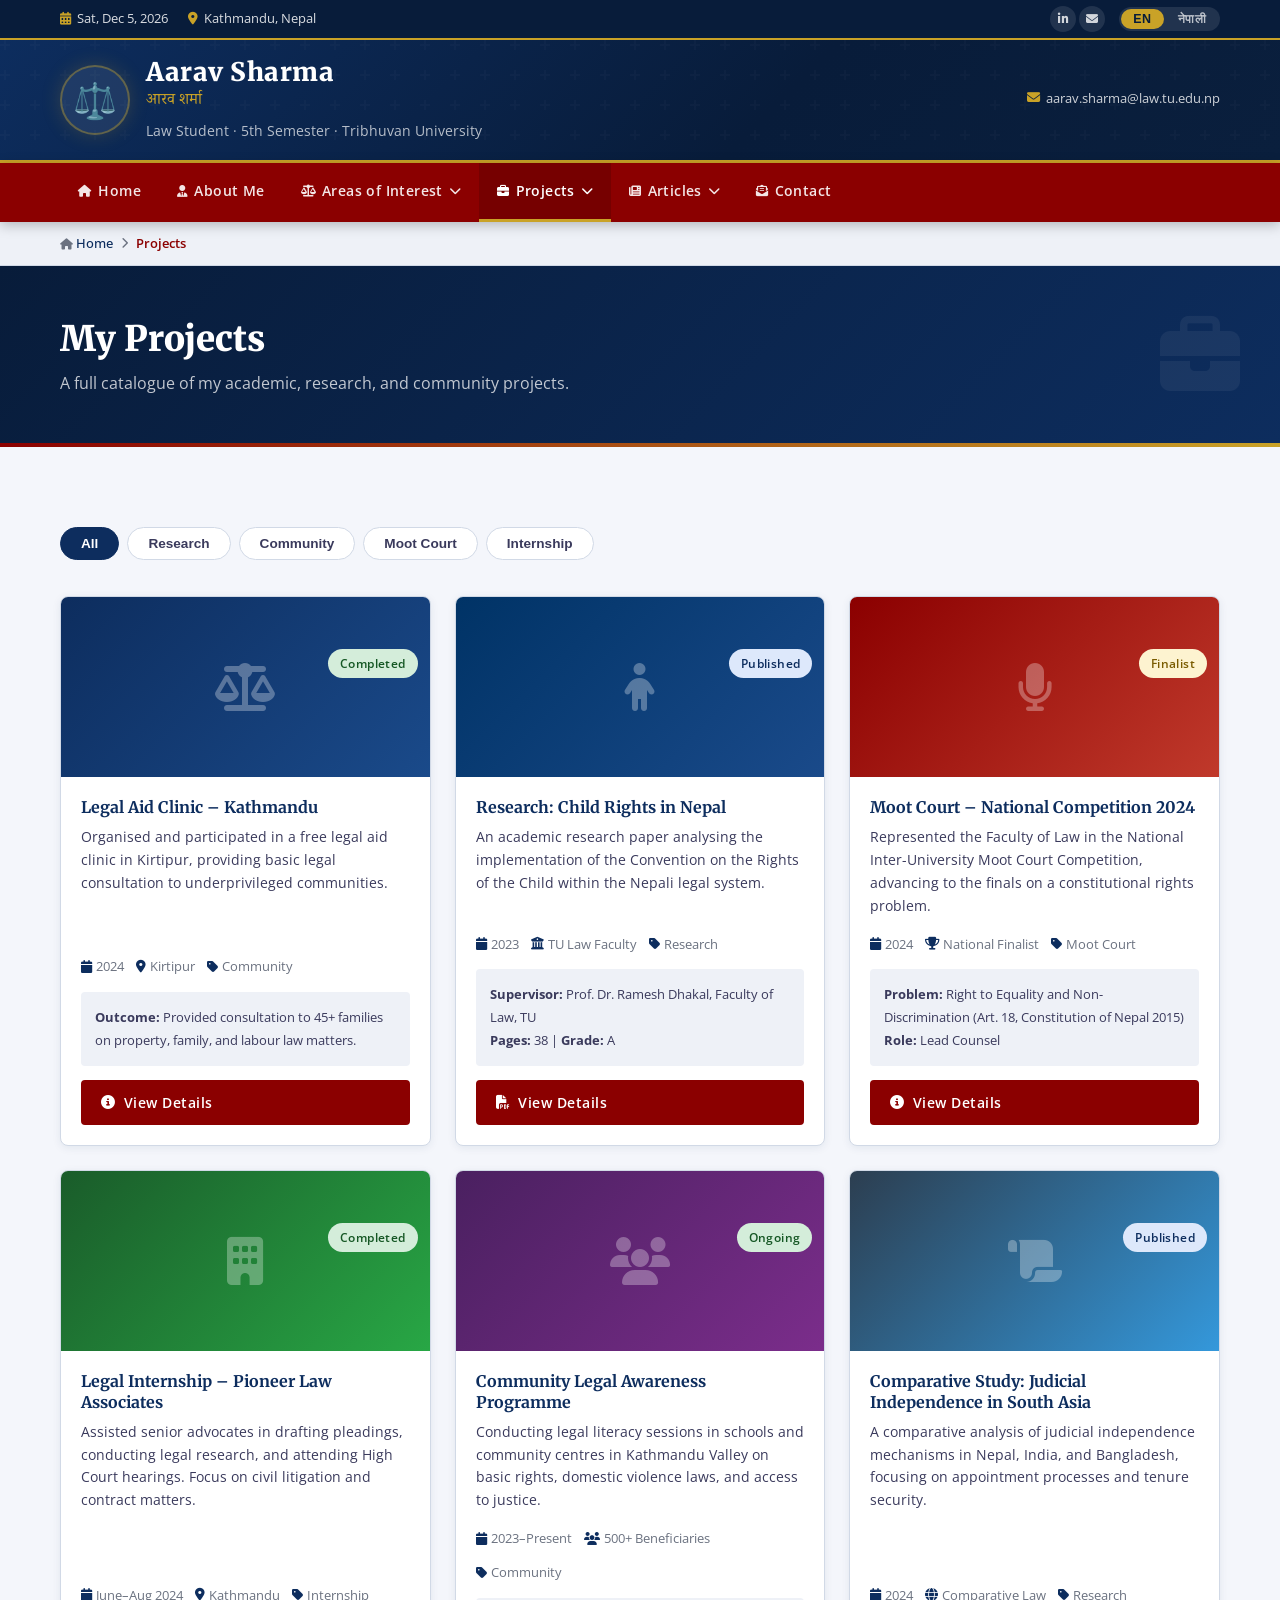
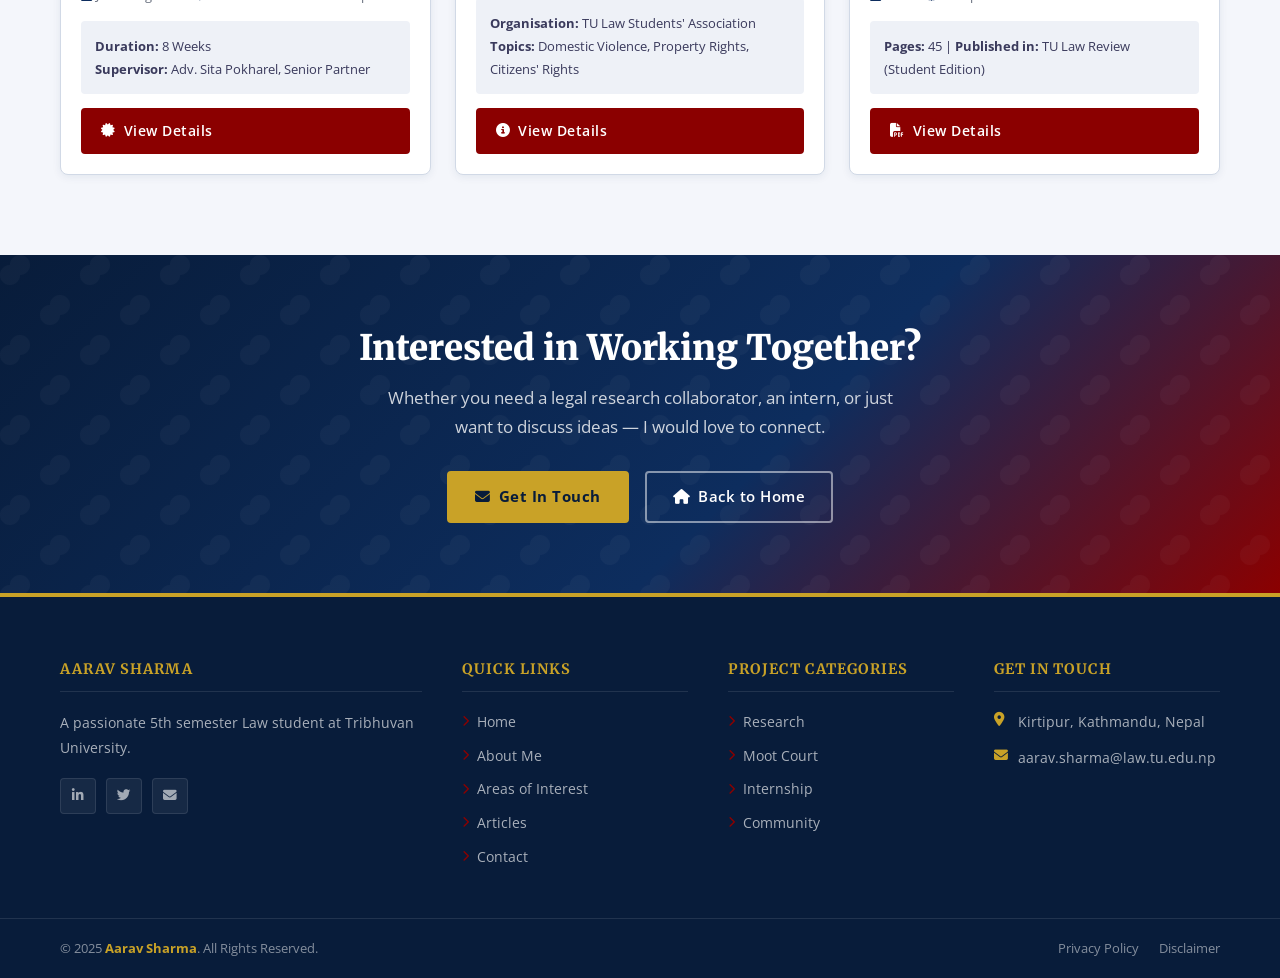
<file: projects.html>
<!DOCTYPE html>
<html lang="en" dir="ltr">
<head>
  <meta charset="UTF-8" />
  <meta name="viewport" content="width=device-width, initial-scale=1.0" />
  <meta name="description" content="Projects by Aarav Sharma – Law Student. Research, Moot Court, Internships, Community Work." />
  <title>Projects | Aarav Sharma</title>
  <link rel="icon" href="data:image/svg+xml,<svg xmlns='http://www.w3.org/2000/svg' viewBox='0 0 100 100'><text y='.9em' font-size='90'>⚖️</text></svg>" />
  <link rel="stylesheet" href="css/style.css" />
  <link rel="stylesheet" href="css/responsive.css" />
  <link rel="stylesheet" href="https://cdnjs.cloudflare.com/ajax/libs/font-awesome/6.5.0/css/all.min.css" />
</head>
<body>

  <!-- TOP BAR -->
  <div class="top-bar">
    <div class="container">
      <div class="top-bar-inner">
        <div class="top-bar-left">
          <span><i class="fas fa-calendar-alt"></i><span id="live-date"></span></span>
          <span><i class="fas fa-map-marker-alt"></i><span data-lang-key="topbar-location">Kathmandu, Nepal</span></span>
        </div>
        <div class="top-bar-right">
          <div class="top-bar-social">
            <a href="#"><i class="fab fa-linkedin-in"></i></a>
            <a href="mailto:aarav.sharma@law.tu.edu.np"><i class="fas fa-envelope"></i></a>
          </div>
          <div class="lang-toggle">
            <button class="lang-btn active" data-lang="en">EN</button>
            <button class="lang-btn" data-lang="ne">नेपाली</button>
          </div>
        </div>
      </div>
    </div>
  </div>

  <!-- HEADER -->
  <header class="site-header">
    <div class="container">
      <div class="header-inner">
        <div class="header-logo">
          <div class="logo-emblem">⚖️</div>
          <div class="header-title-group">
            <div class="name" data-lang-key="header-name">Aarav Sharma</div>
            <div class="name-ne" data-lang-key="header-name-ne">आरव शर्मा</div>
            <div class="designation" data-lang-key="header-designation">Law Student · 5th Semester · Tribhuvan University</div>
          </div>
        </div>
        <div class="header-contact-info">
          <a href="mailto:aarav.sharma@law.tu.edu.np"><i class="fas fa-envelope"></i><span data-lang-key="header-email">aarav.sharma@law.tu.edu.np</span></a>
        </div>
      </div>
    </div>
  </header>

  <!-- NAVIGATION -->
  <nav class="main-nav">
    <div class="container">
      <div class="nav-inner">
        <ul class="nav-menu" id="nav-menu">
          <li class="nav-item"><a href="index.html" class="nav-link"><i class="fas fa-home"></i><span data-lang-key="nav-home">Home</span></a></li>
          <li class="nav-item"><a href="about.html" class="nav-link"><i class="fas fa-user-tie"></i><span data-lang-key="nav-about">About Me</span></a></li>
          <li class="nav-item">
            <a href="practice-areas.html" class="nav-link"><i class="fas fa-balance-scale"></i><span data-lang-key="nav-practice">Areas of Interest</span><i class="fas fa-chevron-down"></i></a>
            <ul class="dropdown-menu">
              <li><a href="practice-areas.html#constitutional" class="dropdown-item"><i class="fas fa-landmark"></i><span data-lang-key="nav-sub-constitutional">Constitutional Law</span></a></li>
              <li><a href="practice-areas.html#criminal" class="dropdown-item"><i class="fas fa-gavel"></i><span data-lang-key="nav-sub-criminal">Criminal Law</span></a></li>
              <li><a href="practice-areas.html#civil" class="dropdown-item"><i class="fas fa-file-contract"></i><span data-lang-key="nav-sub-civil">Civil Law</span></a></li>
              <li><a href="practice-areas.html#human-rights" class="dropdown-item"><i class="fas fa-hands-helping"></i><span data-lang-key="nav-sub-human-rights">Human Rights</span></a></li>
            </ul>
          </li>
          <li class="nav-item">
            <a href="projects.html" class="nav-link active"><i class="fas fa-briefcase"></i><span data-lang-key="nav-projects">Projects</span><i class="fas fa-chevron-down"></i></a>
            <ul class="dropdown-menu">
              <li><a href="#research" class="dropdown-item"><i class="fas fa-search"></i><span data-lang-key="nav-sub-research">Research Papers</span></a></li>
              <li><a href="#moot" class="dropdown-item"><i class="fas fa-microphone"></i><span data-lang-key="nav-sub-moot">Moot Court</span></a></li>
              <li><a href="#internship" class="dropdown-item"><i class="fas fa-building"></i><span data-lang-key="nav-sub-internship">Internships</span></a></li>
              <li><a href="#community" class="dropdown-item"><i class="fas fa-users"></i><span data-lang-key="nav-sub-community">Community Work</span></a></li>
            </ul>
          </li>
          <li class="nav-item">
            <a href="articles.html" class="nav-link"><i class="fas fa-newspaper"></i><span data-lang-key="nav-articles">Articles</span><i class="fas fa-chevron-down"></i></a>
            <ul class="dropdown-menu">
              <li><a href="articles.html#research" class="dropdown-item"><i class="fas fa-scroll"></i><span data-lang-key="nav-sub-research">Research Papers</span></a></li>
              <li><a href="articles.html#blog" class="dropdown-item"><i class="fas fa-pen"></i><span data-lang-key="nav-sub-blog">Legal Blog</span></a></li>
            </ul>
          </li>
          <li class="nav-item"><a href="contact.html" class="nav-link"><i class="fas fa-envelope-open-text"></i><span data-lang-key="nav-contact">Contact</span></a></li>
        </ul>
        <button class="nav-hamburger" id="nav-hamburger" aria-label="Toggle menu" aria-expanded="false">
          <span class="hamburger-line"></span>
          <span class="hamburger-line"></span>
          <span class="hamburger-line"></span>
        </button>
      </div>
    </div>
  </nav>

  <!-- BREADCRUMB -->
  <div class="breadcrumb-bar">
    <div class="container">
      <nav class="breadcrumb" aria-label="Breadcrumb">
        <a href="index.html"><i class="fas fa-home"></i> <span data-lang-key="nav-home">Home</span></a>
        <i class="fas fa-chevron-right"></i>
        <span class="current" data-lang-key="nav-projects">Projects</span>
      </nav>
    </div>
  </div>

  <!-- PAGE HERO -->
  <section class="page-hero">
    <div class="container" style="position:relative;">
      <div class="page-hero-content fade-in">
        <h1 data-lang-key="projects-page-title">My Projects</h1>
        <p data-lang-key="projects-page-desc">A full catalogue of my academic, research, and community projects.</p>
      </div>
      <i class="fas fa-briefcase page-hero-icon" aria-hidden="true"></i>
    </div>
  </section>

  <!-- PROJECTS LIST -->
  <section class="section-padding" style="background:var(--bg-light);">
    <div class="container">

      <!-- Filter Tabs -->
      <div class="filter-tabs fade-in">
        <button class="filter-tab active" data-filter="all" data-lang-key="filter-all">All</button>
        <button class="filter-tab" data-filter="research" data-lang-key="filter-research">Research</button>
        <button class="filter-tab" data-filter="community" data-lang-key="filter-community">Community</button>
        <button class="filter-tab" data-filter="moot" data-lang-key="filter-moot">Moot Court</button>
        <button class="filter-tab" data-filter="internship" data-lang-key="filter-internship">Internship</button>
      </div>

      <div class="projects-grid" id="research">

        <!-- Project 1 -->
        <div class="project-card fade-in" data-category="community">
          <div class="project-card-image">
            <i class="fas fa-balance-scale"></i>
            <div class="project-card-status"><span class="badge badge-green">Completed</span></div>
          </div>
          <div class="project-card-body">
            <h3 data-lang-key="proj-1-title">Legal Aid Clinic – Kathmandu</h3>
            <p data-lang-key="proj-1-desc">Organised and participated in a free legal aid clinic in Kirtipur, providing basic legal consultation to underprivileged communities.</p>
            <div class="project-meta">
              <span><i class="fas fa-calendar"></i> 2024</span>
              <span><i class="fas fa-map-marker-alt"></i> Kirtipur</span>
              <span><i class="fas fa-tag"></i> Community</span>
            </div>
            <div style="padding:14px;background:var(--bg-section);border-radius:var(--radius-sm);font-size:0.84rem;color:var(--text-medium);margin-bottom:14px;">
              <strong>Outcome:</strong> Provided consultation to 45+ families on property, family, and labour law matters.
            </div>
            <a href="contact.html" class="btn btn-primary" style="font-size:0.85rem;padding:9px 18px;">
              <i class="fas fa-info-circle"></i> <span data-lang-key="btn-view-detail">View Details</span>
            </a>
          </div>
        </div>

        <!-- Project 2 -->
        <div class="project-card fade-in" data-category="research">
          <div class="project-card-image" style="background:linear-gradient(135deg,#003366,#1a4a8a);">
            <i class="fas fa-child"></i>
            <div class="project-card-status"><span class="badge badge-blue">Published</span></div>
          </div>
          <div class="project-card-body">
            <h3 data-lang-key="proj-2-title">Research: Child Rights in Nepal</h3>
            <p data-lang-key="proj-2-desc">An academic research paper analysing the implementation of the Convention on the Rights of the Child within the Nepali legal system.</p>
            <div class="project-meta">
              <span><i class="fas fa-calendar"></i> 2023</span>
              <span><i class="fas fa-university"></i> TU Law Faculty</span>
              <span><i class="fas fa-tag"></i> Research</span>
            </div>
            <div style="padding:14px;background:var(--bg-section);border-radius:var(--radius-sm);font-size:0.84rem;color:var(--text-medium);margin-bottom:14px;">
              <strong>Supervisor:</strong> Prof. Dr. Ramesh Dhakal, Faculty of Law, TU<br/>
              <strong>Pages:</strong> 38 | <strong>Grade:</strong> A
            </div>
            <a href="contact.html" class="btn btn-primary" style="font-size:0.85rem;padding:9px 18px;">
              <i class="fas fa-file-pdf"></i> <span data-lang-key="btn-view-detail">View Details</span>
            </a>
          </div>
        </div>

        <!-- Project 3 -->
        <div class="project-card fade-in" data-category="moot" id="moot">
          <div class="project-card-image" style="background:linear-gradient(135deg,#8b0000,#c0392b);">
            <i class="fas fa-microphone"></i>
            <div class="project-card-status"><span class="badge badge-gold">Finalist</span></div>
          </div>
          <div class="project-card-body">
            <h3 data-lang-key="proj-3-title">Moot Court – National Competition 2024</h3>
            <p data-lang-key="proj-3-desc">Represented the Faculty of Law in the National Inter-University Moot Court Competition, advancing to the finals on a constitutional rights problem.</p>
            <div class="project-meta">
              <span><i class="fas fa-calendar"></i> 2024</span>
              <span><i class="fas fa-trophy"></i> National Finalist</span>
              <span><i class="fas fa-tag"></i> Moot Court</span>
            </div>
            <div style="padding:14px;background:var(--bg-section);border-radius:var(--radius-sm);font-size:0.84rem;color:var(--text-medium);margin-bottom:14px;">
              <strong>Problem:</strong> Right to Equality and Non-Discrimination (Art. 18, Constitution of Nepal 2015)<br/>
              <strong>Role:</strong> Lead Counsel
            </div>
            <a href="contact.html" class="btn btn-primary" style="font-size:0.85rem;padding:9px 18px;">
              <i class="fas fa-info-circle"></i> <span data-lang-key="btn-view-detail">View Details</span>
            </a>
          </div>
        </div>

        <!-- Project 4 -->
        <div class="project-card fade-in" data-category="internship" id="internship">
          <div class="project-card-image" style="background:linear-gradient(135deg,#1a5c2a,#28a745);">
            <i class="fas fa-building"></i>
            <div class="project-card-status"><span class="badge badge-green">Completed</span></div>
          </div>
          <div class="project-card-body">
            <h3>Legal Internship – Pioneer Law Associates</h3>
            <p>Assisted senior advocates in drafting pleadings, conducting legal research, and attending High Court hearings. Focus on civil litigation and contract matters.</p>
            <div class="project-meta">
              <span><i class="fas fa-calendar"></i> June–Aug 2024</span>
              <span><i class="fas fa-map-marker-alt"></i> Kathmandu</span>
              <span><i class="fas fa-tag"></i> Internship</span>
            </div>
            <div style="padding:14px;background:var(--bg-section);border-radius:var(--radius-sm);font-size:0.84rem;color:var(--text-medium);margin-bottom:14px;">
              <strong>Duration:</strong> 8 Weeks<br/>
              <strong>Supervisor:</strong> Adv. Sita Pokharel, Senior Partner
            </div>
            <a href="contact.html" class="btn btn-primary" style="font-size:0.85rem;padding:9px 18px;">
              <i class="fas fa-certificate"></i> <span data-lang-key="btn-view-detail">View Details</span>
            </a>
          </div>
        </div>

        <!-- Project 5 -->
        <div class="project-card fade-in" data-category="community" id="community">
          <div class="project-card-image" style="background:linear-gradient(135deg,#4a2060,#7b2d8b);">
            <i class="fas fa-users"></i>
            <div class="project-card-status"><span class="badge badge-green">Ongoing</span></div>
          </div>
          <div class="project-card-body">
            <h3>Community Legal Awareness Programme</h3>
            <p>Conducting legal literacy sessions in schools and community centres in Kathmandu Valley on basic rights, domestic violence laws, and access to justice.</p>
            <div class="project-meta">
              <span><i class="fas fa-calendar"></i> 2023–Present</span>
              <span><i class="fas fa-users"></i> 500+ Beneficiaries</span>
              <span><i class="fas fa-tag"></i> Community</span>
            </div>
            <div style="padding:14px;background:var(--bg-section);border-radius:var(--radius-sm);font-size:0.84rem;color:var(--text-medium);margin-bottom:14px;">
              <strong>Organisation:</strong> TU Law Students' Association<br/>
              <strong>Topics:</strong> Domestic Violence, Property Rights, Citizens' Rights
            </div>
            <a href="contact.html" class="btn btn-primary" style="font-size:0.85rem;padding:9px 18px;">
              <i class="fas fa-info-circle"></i> <span data-lang-key="btn-view-detail">View Details</span>
            </a>
          </div>
        </div>

        <!-- Project 6 -->
        <div class="project-card fade-in" data-category="research">
          <div class="project-card-image" style="background:linear-gradient(135deg,#2c3e50,#3498db);">
            <i class="fas fa-scroll"></i>
            <div class="project-card-status"><span class="badge badge-blue">Published</span></div>
          </div>
          <div class="project-card-body">
            <h3>Comparative Study: Judicial Independence in South Asia</h3>
            <p>A comparative analysis of judicial independence mechanisms in Nepal, India, and Bangladesh, focusing on appointment processes and tenure security.</p>
            <div class="project-meta">
              <span><i class="fas fa-calendar"></i> 2024</span>
              <span><i class="fas fa-globe"></i> Comparative Law</span>
              <span><i class="fas fa-tag"></i> Research</span>
            </div>
            <div style="padding:14px;background:var(--bg-section);border-radius:var(--radius-sm);font-size:0.84rem;color:var(--text-medium);margin-bottom:14px;">
              <strong>Pages:</strong> 45 | <strong>Published in:</strong> TU Law Review (Student Edition)
            </div>
            <a href="contact.html" class="btn btn-primary" style="font-size:0.85rem;padding:9px 18px;">
              <i class="fas fa-file-pdf"></i> <span data-lang-key="btn-view-detail">View Details</span>
            </a>
          </div>
        </div>

      </div>
    </div>
  </section>

  <!-- CTA -->
  <section class="cta-section">
    <div class="container">
      <div class="cta-content fade-in">
        <h2 data-lang-key="cta-title">Interested in Working Together?</h2>
        <p data-lang-key="cta-desc">Whether you need a legal research collaborator, an intern, or just want to discuss ideas — I would love to connect.</p>
        <div class="cta-buttons">
          <a href="contact.html" class="btn btn-gold"><i class="fas fa-envelope"></i><span data-lang-key="cta-btn-contact">Get In Touch</span></a>
          <a href="index.html" class="btn btn-outline" style="color:#fff;border-color:rgba(255,255,255,0.5);"><i class="fas fa-home"></i><span data-lang-key="btn-back-home">Back to Home</span></a>
        </div>
      </div>
    </div>
  </section>

  <!-- FOOTER -->
  <footer class="site-footer">
    <div class="footer-top">
      <div class="container">
        <div class="footer-grid">
          <div>
            <div class="footer-col-title" data-lang-key="header-name">Aarav Sharma</div>
            <p class="footer-about" data-lang-key="footer-about">A passionate 5th semester Law student at Tribhuvan University.</p>
            <div class="footer-social">
              <a href="#"><i class="fab fa-linkedin-in"></i></a>
              <a href="#"><i class="fab fa-twitter"></i></a>
              <a href="mailto:aarav.sharma@law.tu.edu.np"><i class="fas fa-envelope"></i></a>
            </div>
          </div>
          <div>
            <div class="footer-col-title" data-lang-key="footer-quicklinks">Quick Links</div>
            <ul class="footer-links">
              <li><a href="index.html"><i class="fas fa-chevron-right"></i><span data-lang-key="nav-home">Home</span></a></li>
              <li><a href="about.html"><i class="fas fa-chevron-right"></i><span data-lang-key="nav-about">About Me</span></a></li>
              <li><a href="practice-areas.html"><i class="fas fa-chevron-right"></i><span data-lang-key="nav-practice">Areas of Interest</span></a></li>
              <li><a href="articles.html"><i class="fas fa-chevron-right"></i><span data-lang-key="nav-articles">Articles</span></a></li>
              <li><a href="contact.html"><i class="fas fa-chevron-right"></i><span data-lang-key="nav-contact">Contact</span></a></li>
            </ul>
          </div>
          <div>
            <div class="footer-col-title" data-lang-key="footer-legalwork">Project Categories</div>
            <ul class="footer-links">
              <li><a href="#research"><i class="fas fa-chevron-right"></i><span data-lang-key="filter-research">Research</span></a></li>
              <li><a href="#moot"><i class="fas fa-chevron-right"></i><span data-lang-key="filter-moot">Moot Court</span></a></li>
              <li><a href="#internship"><i class="fas fa-chevron-right"></i><span data-lang-key="filter-internship">Internship</span></a></li>
              <li><a href="#community"><i class="fas fa-chevron-right"></i><span data-lang-key="filter-community">Community</span></a></li>
            </ul>
          </div>
          <div>
            <div class="footer-col-title" data-lang-key="footer-getintouch">Get In Touch</div>
            <div class="footer-contact-item"><i class="fas fa-map-marker-alt"></i><span data-lang-key="contact-info-address-value">Kirtipur, Kathmandu, Nepal</span></div>
            <div class="footer-contact-item"><i class="fas fa-envelope"></i><a href="mailto:aarav.sharma@law.tu.edu.np">aarav.sharma@law.tu.edu.np</a></div>
          </div>
        </div>
      </div>
    </div>
    <div class="footer-bottom">
      <div class="container">
        <div class="footer-bottom-inner">
          <p data-lang-key="footer-copyright">© 2025 <strong>Aarav Sharma</strong>. All Rights Reserved.</p>
          <div class="footer-bottom-links">
            <a href="#" data-lang-key="footer-privacy">Privacy Policy</a>
            <a href="#" data-lang-key="footer-disclaimer">Disclaimer</a>
          </div>
        </div>
      </div>
    </div>
  </footer>

  <button id="scroll-top" aria-label="Back to top"><i class="fas fa-chevron-up"></i></button>
  <script src="js/language.js"></script>
  <script src="js/main.js"></script>
</body>
</html>
</file>
<file: css/style.css>
/* ============================================================
   STYLE.CSS — Main Stylesheet
   Portfolio: Law Student | Government-Inspired Design
   ============================================================ */

/* ---------- Google Fonts Import ---------- */
@import url('https://fonts.googleapis.com/css2?family=Merriweather:wght@400;700;900&family=Open+Sans:wght@300;400;600;700&family=Noto+Serif+Devanagari:wght@400;600;700&display=swap');

/* ---------- CSS Variables ---------- */
:root {
  --primary:        #0d2d5e;   /* Deep Government Blue       */
  --primary-dark:   #081c3a;   /* Darker Blue                */
  --primary-light:  #1a4a8a;   /* Lighter Blue               */
  --secondary:      #8b0000;   /* Government Crimson/Maroon  */
  --secondary-light:#b22222;   /* Lighter Red                */
  --accent:         #c9a227;   /* Government Gold            */
  --accent-light:   #f0c040;   /* Light Gold                 */
  --bg-light:       #f4f6fb;   /* Page Background            */
  --bg-white:       #ffffff;
  --bg-section:     #eef1f7;   /* Alternate Section BG       */
  --text-dark:      #1a1a2e;
  --text-medium:    #3a3a5c;
  --text-light:     #6b7280;
  --border-color:   #d1d9e6;
  --shadow-sm:      0 2px 8px rgba(13,45,94,0.08);
  --shadow-md:      0 6px 24px rgba(13,45,94,0.13);
  --shadow-lg:      0 12px 40px rgba(13,45,94,0.18);
  --radius-sm:      4px;
  --radius-md:      8px;
  --radius-lg:      16px;
  --transition:     all 0.3s ease;
  --font-en:        'Merriweather', 'Open Sans', serif;
  --font-body:      'Open Sans', sans-serif;
  --font-ne:        'Noto Serif Devanagari', serif;
}

/* ---------- Reset & Base ---------- */
*, *::before, *::after {
  box-sizing: border-box;
  margin: 0;
  padding: 0;
}

html {
  scroll-behavior: smooth;
  font-size: 16px;
}

body {
  font-family: var(--font-body);
  background-color: var(--bg-light);
  color: var(--text-dark);
  line-height: 1.7;
  -webkit-font-smoothing: antialiased;
}

body.lang-ne {
  font-family: var(--font-ne);
}

img {
  max-width: 100%;
  display: block;
}

a {
  text-decoration: none;
  color: inherit;
  transition: var(--transition);
}

ul { list-style: none; }

h1, h2, h3, h4, h5, h6 {
  font-family: var(--font-en);
  color: var(--primary);
  line-height: 1.3;
}

body.lang-ne h1,
body.lang-ne h2,
body.lang-ne h3,
body.lang-ne h4 {
  font-family: var(--font-ne);
}

/* ---------- Utility Classes ---------- */
.container {
  width: 100%;
  max-width: 1200px;
  margin: 0 auto;
  padding: 0 20px;
}

.section-padding {
  padding: 80px 0;
}

.section-padding-sm {
  padding: 50px 0;
}

.text-center { text-align: center; }
.text-right  { text-align: right; }
.d-flex      { display: flex; }
.align-center{ align-items: center; }
.justify-between { justify-content: space-between; }

.btn {
  display: inline-flex;
  align-items: center;
  gap: 8px;
  padding: 11px 26px;
  border-radius: var(--radius-sm);
  font-family: var(--font-body);
  font-size: 0.93rem;
  font-weight: 600;
  cursor: pointer;
  border: 2px solid transparent;
  transition: var(--transition);
  letter-spacing: 0.5px;
}

.btn-primary {
  background: var(--secondary);
  color: #fff;
  border-color: var(--secondary);
}
.btn-primary:hover {
  background: var(--secondary-light);
  border-color: var(--secondary-light);
  transform: translateY(-2px);
  box-shadow: var(--shadow-md);
}

.btn-outline {
  background: transparent;
  color: var(--primary);
  border-color: var(--primary);
}
.btn-outline:hover {
  background: var(--primary);
  color: #fff;
  transform: translateY(-2px);
}

.btn-gold {
  background: var(--accent);
  color: var(--primary-dark);
  border-color: var(--accent);
  font-weight: 700;
}
.btn-gold:hover {
  background: var(--accent-light);
  border-color: var(--accent-light);
  transform: translateY(-2px);
  box-shadow: var(--shadow-md);
}

.section-title {
  font-size: 2rem;
  font-weight: 900;
  color: var(--primary);
  margin-bottom: 8px;
  position: relative;
}

.section-subtitle {
  font-size: 1rem;
  color: var(--text-light);
  margin-bottom: 40px;
}

.title-divider {
  width: 60px;
  height: 4px;
  background: linear-gradient(90deg, var(--secondary), var(--accent));
  border-radius: 2px;
  margin: 12px 0 16px;
}

.title-divider.centered {
  margin: 12px auto 16px;
}

.badge {
  display: inline-block;
  padding: 4px 12px;
  border-radius: 20px;
  font-size: 0.78rem;
  font-weight: 600;
  letter-spacing: 0.4px;
}

.badge-blue   { background: #dde8fb; color: var(--primary); }
.badge-red    { background: #fde8e8; color: var(--secondary); }
.badge-gold   { background: #fdf3d0; color: #7a5c00; }
.badge-green  { background: #d4edda; color: #155724; }

/* ============================================================
   TOP UTILITY BAR (Government Style)
   ============================================================ */
.top-bar {
  background: var(--primary-dark);
  color: rgba(255,255,255,0.85);
  font-size: 0.8rem;
  padding: 6px 0;
  border-bottom: 2px solid var(--accent);
}

.top-bar-inner {
  display: flex;
  align-items: center;
  justify-content: space-between;
  flex-wrap: wrap;
  gap: 8px;
}

.top-bar-left {
  display: flex;
  align-items: center;
  gap: 20px;
}

.top-bar-left span {
  display: flex;
  align-items: center;
  gap: 6px;
}

.top-bar-left i {
  color: var(--accent);
}

.top-bar-right {
  display: flex;
  align-items: center;
  gap: 14px;
}

.top-bar-social a {
  display: inline-flex;
  align-items: center;
  justify-content: center;
  width: 26px;
  height: 26px;
  background: rgba(255,255,255,0.1);
  border-radius: 50%;
  color: rgba(255,255,255,0.8);
  font-size: 0.75rem;
  transition: var(--transition);
}
.top-bar-social a:hover {
  background: var(--accent);
  color: var(--primary-dark);
}

/* Language Toggle */
.lang-toggle {
  display: flex;
  align-items: center;
  background: rgba(255,255,255,0.1);
  border-radius: 20px;
  padding: 2px;
  gap: 2px;
}

.lang-btn {
  padding: 3px 12px;
  border-radius: 16px;
  font-size: 0.78rem;
  font-weight: 700;
  cursor: pointer;
  border: none;
  background: transparent;
  color: rgba(255,255,255,0.7);
  transition: var(--transition);
  letter-spacing: 0.5px;
}

.lang-btn.active {
  background: var(--accent);
  color: var(--primary-dark);
}

/* ============================================================
   HEADER (Government Style)
   ============================================================ */
.site-header {
  background: linear-gradient(135deg, var(--primary) 0%, var(--primary-dark) 60%, #0a1f3d 100%);
  padding: 18px 0;
  position: relative;
  border-bottom: 3px solid var(--accent);
}

.site-header::before {
  content: '';
  position: absolute;
  top: 0; left: 0; right: 0; bottom: 0;
  background: url("data:image/svg+xml,%3Csvg width='60' height='60' viewBox='0 0 60 60' xmlns='http://www.w3.org/2000/svg'%3E%3Cg fill='none' fill-rule='evenodd'%3E%3Cg fill='%23ffffff' fill-opacity='0.02'%3E%3Cpath d='M36 34v-4h-2v4h-4v2h4v4h2v-4h4v-2h-4zm0-30V0h-2v4h-4v2h4v4h2V6h4V4h-4zM6 34v-4H4v4H0v2h4v4h2v-4h4v-2H6zM6 4V0H4v4H0v2h4v4h2V6h4V4H6z'/%3E%3C/g%3E%3C/g%3E%3C/svg%3E");
  pointer-events: none;
}

.header-inner {
  display: flex;
  align-items: center;
  justify-content: space-between;
  position: relative;
  z-index: 1;
}

.header-logo {
  display: flex;
  align-items: center;
  gap: 16px;
}

.logo-emblem {
  width: 70px;
  height: 70px;
  background: rgba(255,255,255,0.08);
  border: 2px solid rgba(201,162,39,0.4);
  border-radius: 50%;
  display: flex;
  align-items: center;
  justify-content: center;
  font-size: 2.2rem;
  flex-shrink: 0;
  box-shadow: 0 0 20px rgba(201,162,39,0.2);
}

.header-title-group {
  color: #fff;
}

.header-title-group .name {
  font-family: var(--font-en);
  font-size: 1.6rem;
  font-weight: 900;
  color: #fff;
  letter-spacing: 0.5px;
  line-height: 1.1;
}

.header-title-group .name-ne {
  font-family: var(--font-ne);
  font-size: 1rem;
  color: var(--accent);
  margin-top: 2px;
}

.header-title-group .designation {
  font-size: 0.85rem;
  color: rgba(255,255,255,0.7);
  margin-top: 4px;
  display: flex;
  align-items: center;
  gap: 8px;
  flex-wrap: wrap;
}

.designation-separator {
  color: var(--accent);
}

.header-contact-info {
  text-align: right;
  color: rgba(255,255,255,0.8);
  font-size: 0.82rem;
}

.header-contact-info a {
  color: rgba(255,255,255,0.8);
  display: flex;
  align-items: center;
  justify-content: flex-end;
  gap: 6px;
  margin-bottom: 5px;
  transition: var(--transition);
}
.header-contact-info a:hover { color: var(--accent); }
.header-contact-info i { color: var(--accent); }

/* ============================================================
   NAVIGATION BAR
   ============================================================ */
.main-nav {
  background: var(--secondary);
  position: sticky;
  top: 0;
  z-index: 1000;
  box-shadow: 0 3px 12px rgba(0,0,0,0.25);
}

.nav-inner {
  display: flex;
  align-items: center;
  justify-content: space-between;
}

.nav-menu {
  display: flex;
  align-items: center;
}

.nav-item {
  position: relative;
}

.nav-link {
  display: flex;
  align-items: center;
  gap: 6px;
  padding: 16px 18px;
  color: rgba(255,255,255,0.9);
  font-size: 0.88rem;
  font-weight: 600;
  letter-spacing: 0.4px;
  white-space: nowrap;
  transition: var(--transition);
  border-bottom: 3px solid transparent;
}

.nav-link:hover,
.nav-link.active {
  color: #fff;
  background: rgba(0,0,0,0.15);
  border-bottom-color: var(--accent);
}

.nav-link i {
  font-size: 0.75rem;
  transition: var(--transition);
}

/* Dropdown */
.dropdown-menu {
  position: absolute;
  top: 100%;
  left: 0;
  background: var(--bg-white);
  min-width: 220px;
  box-shadow: var(--shadow-lg);
  border-top: 3px solid var(--accent);
  border-radius: 0 0 var(--radius-md) var(--radius-md);
  opacity: 0;
  visibility: hidden;
  transform: translateY(10px);
  transition: var(--transition);
  z-index: 1001;
}

.nav-item:hover .dropdown-menu {
  opacity: 1;
  visibility: visible;
  transform: translateY(0);
}

.dropdown-item {
  display: flex;
  align-items: center;
  gap: 10px;
  padding: 11px 18px;
  color: var(--text-medium);
  font-size: 0.87rem;
  font-weight: 500;
  border-bottom: 1px solid var(--border-color);
  transition: var(--transition);
}

.dropdown-item:last-child { border-bottom: none; }

.dropdown-item i {
  color: var(--secondary);
  width: 16px;
  font-size: 0.85rem;
}

.dropdown-item:hover {
  background: var(--bg-section);
  color: var(--primary);
  padding-left: 24px;
}

/* Mobile Hamburger */
.nav-hamburger {
  display: none;
  background: none;
  border: none;
  cursor: pointer;
  padding: 10px;
  flex-direction: column;
  gap: 5px;
}

.hamburger-line {
  width: 25px;
  height: 2px;
  background: #fff;
  border-radius: 2px;
  transition: var(--transition);
}

/* Breadcrumb */
.breadcrumb-bar {
  background: var(--bg-section);
  border-bottom: 1px solid var(--border-color);
  padding: 10px 0;
}

.breadcrumb {
  display: flex;
  align-items: center;
  gap: 8px;
  font-size: 0.83rem;
  color: var(--text-light);
}

.breadcrumb a {
  color: var(--primary);
  font-weight: 500;
}
.breadcrumb a:hover { color: var(--secondary); }
.breadcrumb i { font-size: 0.7rem; color: var(--text-light); }
.breadcrumb .current { color: var(--secondary); font-weight: 600; }

/* ============================================================
   NOTICE / TICKER BAR (Government Style)
   ============================================================ */
.notice-bar {
  background: #fff8e1;
  border-top: 1px solid #f0c040;
  border-bottom: 1px solid #f0c040;
  padding: 8px 0;
  overflow: hidden;
}

.notice-inner {
  display: flex;
  align-items: center;
  gap: 0;
}

.notice-label {
  background: var(--secondary);
  color: #fff;
  padding: 5px 16px;
  font-size: 0.78rem;
  font-weight: 700;
  letter-spacing: 1px;
  white-space: nowrap;
  flex-shrink: 0;
  text-transform: uppercase;
}

.notice-ticker-wrap {
  flex: 1;
  overflow: hidden;
  padding: 0 20px;
}

.notice-ticker {
  display: flex;
  gap: 60px;
  white-space: nowrap;
  animation: ticker-scroll 25s linear infinite;
}

.notice-ticker a {
  font-size: 0.82rem;
  color: var(--text-medium);
  display: inline-flex;
  align-items: center;
  gap: 6px;
}
.notice-ticker a:hover { color: var(--secondary); }
.notice-ticker i { color: var(--secondary); }

@keyframes ticker-scroll {
  0%   { transform: translateX(100%); }
  100% { transform: translateX(-100%); }
}

/* ============================================================
   HERO SECTION
   ============================================================ */
.hero-section {
  background: linear-gradient(135deg, var(--primary-dark) 0%, var(--primary) 50%, var(--primary-light) 100%);
  padding: 80px 0;
  position: relative;
  overflow: hidden;
}

.hero-section::before {
  content: '';
  position: absolute;
  top: -50%; right: -10%;
  width: 600px; height: 600px;
  background: radial-gradient(circle, rgba(201,162,39,0.08) 0%, transparent 70%);
  pointer-events: none;
}

.hero-section::after {
  content: '';
  position: absolute;
  bottom: 0; left: 0;
  width: 100%; height: 4px;
  background: linear-gradient(90deg, var(--secondary), var(--accent), var(--secondary));
}

.hero-grid {
  display: grid;
  grid-template-columns: auto 1fr;
  gap: 60px;
  align-items: center;
  position: relative;
  z-index: 1;
}

.hero-image-col {
  display: flex;
  flex-direction: column;
  align-items: center;
  gap: 16px;
}

.hero-photo-frame {
  width: 200px;
  height: 200px;
  border-radius: 50%;
  background: rgba(255,255,255,0.08);
  border: 5px solid rgba(201,162,39,0.5);
  box-shadow: 0 0 0 10px rgba(201,162,39,0.1), var(--shadow-lg);
  overflow: hidden;
  position: relative;
  flex-shrink: 0;
}

.hero-photo-frame img {
  width: 100%;
  height: 100%;
  object-fit: cover;
}

.hero-photo-placeholder {
  width: 100%;
  height: 100%;
  display: flex;
  align-items: center;
  justify-content: center;
  background: linear-gradient(135deg, var(--primary-light), var(--primary));
  color: rgba(255,255,255,0.5);
  font-size: 4rem;
}

.hero-status-badge {
  background: rgba(255,255,255,0.1);
  border: 1px solid rgba(201,162,39,0.3);
  color: var(--accent);
  padding: 5px 14px;
  border-radius: 20px;
  font-size: 0.78rem;
  font-weight: 600;
  text-align: center;
}

.hero-content {
  color: #fff;
}

.hero-content .pretitle {
  font-size: 0.85rem;
  color: var(--accent);
  font-weight: 700;
  letter-spacing: 2px;
  text-transform: uppercase;
  margin-bottom: 10px;
  display: flex;
  align-items: center;
  gap: 8px;
}

.hero-content .pretitle::before,
.hero-content .pretitle::after {
  content: '';
  display: inline-block;
  width: 30px;
  height: 2px;
  background: var(--accent);
}

.hero-content h1 {
  font-size: 2.8rem;
  font-weight: 900;
  color: #fff;
  margin-bottom: 8px;
  line-height: 1.1;
}

.hero-content .hero-tagline {
  font-size: 1.1rem;
  color: rgba(255,255,255,0.75);
  margin-bottom: 24px;
  font-style: italic;
}

.hero-info-grid {
  display: grid;
  grid-template-columns: repeat(2, 1fr);
  gap: 10px;
  margin-bottom: 30px;
}

.hero-info-item {
  display: flex;
  align-items: center;
  gap: 10px;
  background: rgba(255,255,255,0.06);
  border: 1px solid rgba(255,255,255,0.1);
  border-radius: var(--radius-sm);
  padding: 10px 14px;
  font-size: 0.85rem;
}

.hero-info-item i {
  color: var(--accent);
  width: 16px;
  text-align: center;
}

.hero-actions {
  display: flex;
  gap: 14px;
  flex-wrap: wrap;
}

/* ============================================================
   STATS BAR
   ============================================================ */
.stats-bar {
  background: var(--primary);
  padding: 0;
  border-bottom: 3px solid var(--accent);
}

.stats-grid {
  display: grid;
  grid-template-columns: repeat(4, 1fr);
}

.stat-item {
  padding: 28px 20px;
  text-align: center;
  border-right: 1px solid rgba(255,255,255,0.1);
  transition: var(--transition);
}

.stat-item:last-child { border-right: none; }
.stat-item:hover { background: rgba(255,255,255,0.05); }

.stat-number {
  font-family: var(--font-en);
  font-size: 2rem;
  font-weight: 900;
  color: var(--accent);
  display: block;
}

.stat-label {
  font-size: 0.82rem;
  color: rgba(255,255,255,0.7);
  margin-top: 4px;
}

/* ============================================================
   ABOUT SECTION
   ============================================================ */
.about-section {
  background: var(--bg-white);
}

.about-grid {
  display: grid;
  grid-template-columns: 1fr 1fr;
  gap: 60px;
  align-items: start;
}

.about-text p {
  color: var(--text-medium);
  margin-bottom: 16px;
  line-height: 1.85;
  font-size: 0.97rem;
}

.about-quote {
  background: linear-gradient(135deg, var(--bg-section), #fff);
  border-left: 4px solid var(--secondary);
  padding: 18px 22px;
  margin: 24px 0;
  border-radius: 0 var(--radius-md) var(--radius-md) 0;
}

.about-quote p {
  font-style: italic;
  color: var(--primary);
  font-weight: 600;
  margin: 0;
  font-size: 0.97rem;
}

.about-sidebar {
  display: flex;
  flex-direction: column;
  gap: 24px;
}

.info-card {
  background: var(--bg-section);
  border: 1px solid var(--border-color);
  border-radius: var(--radius-md);
  overflow: hidden;
  box-shadow: var(--shadow-sm);
}

.info-card-header {
  background: var(--primary);
  color: #fff;
  padding: 12px 18px;
  font-size: 0.88rem;
  font-weight: 700;
  display: flex;
  align-items: center;
  gap: 8px;
  letter-spacing: 0.5px;
}

.info-card-header i { color: var(--accent); }

.info-card-body { padding: 16px 18px; }

.info-row {
  display: flex;
  align-items: flex-start;
  gap: 12px;
  padding: 8px 0;
  border-bottom: 1px solid var(--border-color);
  font-size: 0.87rem;
}

.info-row:last-child { border-bottom: none; }

.info-row-label {
  font-weight: 700;
  color: var(--primary);
  min-width: 110px;
  flex-shrink: 0;
}

.info-row-value {
  color: var(--text-medium);
}

/* Skills */
.skill-item {
  margin-bottom: 14px;
}

.skill-header {
  display: flex;
  justify-content: space-between;
  font-size: 0.85rem;
  font-weight: 600;
  color: var(--text-medium);
  margin-bottom: 6px;
}

.skill-bar {
  height: 8px;
  background: var(--border-color);
  border-radius: 4px;
  overflow: hidden;
}

.skill-fill {
  height: 100%;
  background: linear-gradient(90deg, var(--primary), var(--secondary));
  border-radius: 4px;
  transition: width 1.5s cubic-bezier(0.25, 1, 0.5, 1);
  width: 0;
}

/* ============================================================
   AREAS OF INTEREST CARDS
   ============================================================ */
.areas-section {
  background: var(--bg-section);
}

.areas-grid {
  display: grid;
  grid-template-columns: repeat(3, 1fr);
  gap: 24px;
}

.area-card {
  background: var(--bg-white);
  border: 1px solid var(--border-color);
  border-radius: var(--radius-md);
  overflow: hidden;
  box-shadow: var(--shadow-sm);
  transition: var(--transition);
  position: relative;
}

.area-card::before {
  content: '';
  position: absolute;
  top: 0; left: 0; right: 0;
  height: 4px;
  background: linear-gradient(90deg, var(--primary), var(--secondary));
}

.area-card:hover {
  transform: translateY(-6px);
  box-shadow: var(--shadow-lg);
}

.area-card-icon {
  width: 60px;
  height: 60px;
  background: linear-gradient(135deg, var(--primary), var(--primary-light));
  border-radius: var(--radius-md);
  display: flex;
  align-items: center;
  justify-content: center;
  font-size: 1.6rem;
  color: #fff;
  margin: 24px 24px 16px;
  box-shadow: var(--shadow-sm);
}

.area-card-body {
  padding: 0 24px 24px;
}

.area-card-body h3 {
  font-size: 1.1rem;
  font-weight: 700;
  margin-bottom: 8px;
}

.area-card-body p {
  font-size: 0.88rem;
  color: var(--text-medium);
  line-height: 1.7;
  margin-bottom: 16px;
}

.area-tags {
  display: flex;
  flex-wrap: wrap;
  gap: 6px;
}

/* ============================================================
   PROJECT CARDS
   ============================================================ */
.projects-section {
  background: var(--bg-white);
}

.projects-grid {
  display: grid;
  grid-template-columns: repeat(3, 1fr);
  gap: 24px;
}

.project-card {
  background: var(--bg-white);
  border: 1px solid var(--border-color);
  border-radius: var(--radius-md);
  overflow: hidden;
  box-shadow: var(--shadow-sm);
  transition: var(--transition);
  display: flex;
  flex-direction: column;
}

.project-card:hover {
  transform: translateY(-5px);
  box-shadow: var(--shadow-lg);
  border-color: var(--primary-light);
}

.project-card-image {
  height: 180px;
  background: linear-gradient(135deg, var(--primary), var(--primary-light));
  display: flex;
  align-items: center;
  justify-content: center;
  font-size: 3rem;
  color: rgba(255,255,255,0.3);
  position: relative;
  overflow: hidden;
}

.project-card-image img {
  width: 100%;
  height: 100%;
  object-fit: cover;
}

.project-card-status {
  position: absolute;
  top: 12px;
  right: 12px;
}

.project-card-body {
  padding: 20px;
  flex: 1;
  display: flex;
  flex-direction: column;
}

.project-card-body h3 {
  font-size: 1rem;
  font-weight: 700;
  margin-bottom: 8px;
}

.project-card-body p {
  font-size: 0.87rem;
  color: var(--text-medium);
  line-height: 1.65;
  flex: 1;
  margin-bottom: 16px;
}

.project-meta {
  display: flex;
  flex-wrap: wrap;
  gap: 12px;
  font-size: 0.8rem;
  color: var(--text-light);
  margin-bottom: 14px;
}

.project-meta span {
  display: flex;
  align-items: center;
  gap: 4px;
}
.project-meta i { color: var(--primary); }

/* ============================================================
   ARTICLES SECTION
   ============================================================ */
.articles-section {
  background: var(--bg-section);
}

.articles-grid {
  display: grid;
  grid-template-columns: repeat(3, 1fr);
  gap: 24px;
}

.article-card {
  background: var(--bg-white);
  border: 1px solid var(--border-color);
  border-radius: var(--radius-md);
  overflow: hidden;
  box-shadow: var(--shadow-sm);
  transition: var(--transition);
}

.article-card:hover {
  transform: translateY(-5px);
  box-shadow: var(--shadow-lg);
}

.article-card-image {
  height: 160px;
  background: linear-gradient(135deg, var(--secondary) 0%, #c0392b 100%);
  display: flex;
  align-items: center;
  justify-content: center;
  font-size: 2.5rem;
  color: rgba(255,255,255,0.25);
  position: relative;
  overflow: hidden;
}

.article-card-image img {
  width: 100%;
  height: 100%;
  object-fit: cover;
}

.article-category {
  position: absolute;
  bottom: 12px;
  left: 12px;
}

.article-card-body { padding: 18px; }

.article-card-body h3 {
  font-size: 0.97rem;
  font-weight: 700;
  margin-bottom: 8px;
  line-height: 1.4;
}

.article-card-body h3 a:hover { color: var(--secondary); }

.article-excerpt {
  font-size: 0.85rem;
  color: var(--text-medium);
  line-height: 1.65;
  margin-bottom: 14px;
}

.article-meta {
  display: flex;
  align-items: center;
  justify-content: space-between;
  font-size: 0.78rem;
  color: var(--text-light);
  border-top: 1px solid var(--border-color);
  padding-top: 12px;
  margin-top: auto;
}

.article-meta-left {
  display: flex;
  align-items: center;
  gap: 12px;
}

.article-meta span {
  display: flex;
  align-items: center;
  gap: 4px;
}

.article-read-more {
  color: var(--primary);
  font-weight: 600;
  display: flex;
  align-items: center;
  gap: 4px;
  font-size: 0.8rem;
  transition: var(--transition);
}
.article-read-more:hover {
  color: var(--secondary);
  gap: 8px;
}

/* ============================================================
   TIMELINE (Education / Experience)
   ============================================================ */
.timeline {
  position: relative;
  padding-left: 30px;
}

.timeline::before {
  content: '';
  position: absolute;
  left: 8px;
  top: 0; bottom: 0;
  width: 2px;
  background: linear-gradient(to bottom, var(--primary), var(--secondary));
}

.timeline-item {
  position: relative;
  margin-bottom: 30px;
}

.timeline-item::before {
  content: '';
  position: absolute;
  left: -26px;
  top: 6px;
  width: 14px;
  height: 14px;
  background: var(--secondary);
  border: 3px solid var(--accent);
  border-radius: 50%;
  box-shadow: 0 0 0 4px rgba(139,0,0,0.1);
}

.timeline-date {
  font-size: 0.8rem;
  font-weight: 700;
  color: var(--secondary);
  margin-bottom: 4px;
  display: flex;
  align-items: center;
  gap: 6px;
}

.timeline-title {
  font-size: 1rem;
  font-weight: 700;
  color: var(--primary);
  margin-bottom: 4px;
}

.timeline-institution {
  font-size: 0.85rem;
  color: var(--text-medium);
  margin-bottom: 8px;
  font-weight: 600;
}

.timeline-desc {
  font-size: 0.87rem;
  color: var(--text-light);
  line-height: 1.65;
}

/* ============================================================
   CONTACT SECTION
   ============================================================ */
.contact-section {
  background: var(--bg-white);
}

.contact-grid {
  display: grid;
  grid-template-columns: 1fr 1.6fr;
  gap: 50px;
  align-items: start;
}

.contact-info-panel {
  display: flex;
  flex-direction: column;
  gap: 20px;
}

.contact-info-item {
  display: flex;
  gap: 16px;
  align-items: flex-start;
  padding: 18px;
  background: var(--bg-section);
  border: 1px solid var(--border-color);
  border-radius: var(--radius-md);
  transition: var(--transition);
}

.contact-info-item:hover {
  border-color: var(--primary);
  box-shadow: var(--shadow-sm);
}

.contact-info-icon {
  width: 44px;
  height: 44px;
  background: var(--primary);
  border-radius: var(--radius-sm);
  display: flex;
  align-items: center;
  justify-content: center;
  color: var(--accent);
  font-size: 1.1rem;
  flex-shrink: 0;
}

.contact-info-text h4 {
  font-size: 0.85rem;
  font-weight: 700;
  color: var(--text-medium);
  text-transform: uppercase;
  letter-spacing: 0.5px;
  margin-bottom: 4px;
}

.contact-info-text p, .contact-info-text a {
  font-size: 0.92rem;
  color: var(--text-dark);
  font-weight: 500;
}
.contact-info-text a:hover { color: var(--secondary); }

/* Contact Form */
.contact-form-panel {
  background: var(--bg-section);
  border: 1px solid var(--border-color);
  border-radius: var(--radius-lg);
  padding: 36px;
  box-shadow: var(--shadow-sm);
}

.form-title {
  font-size: 1.4rem;
  font-weight: 700;
  color: var(--primary);
  margin-bottom: 6px;
}

.form-subtitle {
  font-size: 0.87rem;
  color: var(--text-light);
  margin-bottom: 28px;
}

.form-row {
  display: grid;
  grid-template-columns: 1fr 1fr;
  gap: 16px;
}

.form-group {
  margin-bottom: 18px;
}

.form-group label {
  display: block;
  font-size: 0.85rem;
  font-weight: 700;
  color: var(--text-medium);
  margin-bottom: 6px;
}

.form-group label .required {
  color: var(--secondary);
  margin-left: 2px;
}

.form-control {
  width: 100%;
  padding: 11px 14px;
  border: 1.5px solid var(--border-color);
  border-radius: var(--radius-sm);
  font-family: var(--font-body);
  font-size: 0.9rem;
  color: var(--text-dark);
  background: var(--bg-white);
  transition: var(--transition);
  outline: none;
}

.form-control:focus {
  border-color: var(--primary);
  box-shadow: 0 0 0 3px rgba(13,45,94,0.08);
}

.form-control::placeholder { color: var(--text-light); }

textarea.form-control {
  resize: vertical;
  min-height: 130px;
}

.form-select {
  appearance: none;
  background-image: url("data:image/svg+xml,%3Csvg xmlns='http://www.w3.org/2000/svg' width='12' height='12' fill='%233a3a5c' viewBox='0 0 16 16'%3E%3Cpath d='M7.247 11.14L2.451 5.658C1.885 5.013 2.345 4 3.204 4h9.592a1 1 0 0 1 .753 1.659l-4.796 5.48a1 1 0 0 1-1.506 0z'/%3E%3C/svg%3E");
  background-repeat: no-repeat;
  background-position: right 14px center;
  padding-right: 36px;
}

.form-submit {
  width: 100%;
  padding: 14px;
  background: var(--secondary);
  color: #fff;
  border: none;
  border-radius: var(--radius-sm);
  font-family: var(--font-body);
  font-size: 1rem;
  font-weight: 700;
  cursor: pointer;
  letter-spacing: 0.5px;
  transition: var(--transition);
  display: flex;
  align-items: center;
  justify-content: center;
  gap: 10px;
}

.form-submit:hover {
  background: var(--secondary-light);
  transform: translateY(-2px);
  box-shadow: var(--shadow-md);
}

.form-notice {
  background: #e8f0fe;
  border: 1px solid #c5d8f8;
  border-radius: var(--radius-sm);
  padding: 10px 14px;
  font-size: 0.8rem;
  color: var(--primary);
  margin-top: 14px;
  display: flex;
  align-items: flex-start;
  gap: 8px;
}
.form-notice i { color: var(--primary); margin-top: 1px; }

/* ============================================================
   CALL TO ACTION SECTION
   ============================================================ */
.cta-section {
  background: linear-gradient(135deg, var(--primary-dark) 0%, var(--primary) 60%, var(--secondary) 100%);
  padding: 70px 0;
  text-align: center;
  position: relative;
  overflow: hidden;
}

.cta-section::before {
  content: '';
  position: absolute;
  top: 0; left: 0; right: 0; bottom: 0;
  background: url("data:image/svg+xml,%3Csvg width='80' height='80' viewBox='0 0 80 80' xmlns='http://www.w3.org/2000/svg'%3E%3Cg fill='none' fill-rule='evenodd'%3E%3Cg fill='%23ffffff' fill-opacity='0.03'%3E%3Cpath d='M50 50c0-5.523 4.477-10 10-10s10 4.477 10 10-4.477 10-10 10c0 5.523-4.477 10-10 10s-10-4.477-10-10 4.477-10 10-10zM10 10c0-5.523 4.477-10 10-10s10 4.477 10 10-4.477 10-10 10c0 5.523-4.477 10-10 10S0 25.523 0 20s4.477-10 10-10z'/%3E%3C/g%3E%3C/g%3E%3C/svg%3E");
  pointer-events: none;
}

.cta-content {
  position: relative;
  z-index: 1;
}

.cta-content h2 {
  font-size: 2.2rem;
  font-weight: 900;
  color: #fff;
  margin-bottom: 14px;
}

.cta-content p {
  font-size: 1.05rem;
  color: rgba(255,255,255,0.8);
  max-width: 540px;
  margin: 0 auto 30px;
}

.cta-buttons {
  display: flex;
  gap: 16px;
  justify-content: center;
  flex-wrap: wrap;
}

/* ============================================================
   FOOTER
   ============================================================ */
.site-footer {
  background: var(--primary-dark);
  color: rgba(255,255,255,0.8);
  border-top: 4px solid var(--accent);
}

.footer-top {
  padding: 60px 0 40px;
  border-bottom: 1px solid rgba(255,255,255,0.1);
}

.footer-grid {
  display: grid;
  grid-template-columns: 1.6fr 1fr 1fr 1fr;
  gap: 40px;
}

.footer-col-title {
  font-family: var(--font-en);
  font-size: 0.9rem;
  font-weight: 700;
  color: var(--accent);
  text-transform: uppercase;
  letter-spacing: 1px;
  margin-bottom: 18px;
  padding-bottom: 10px;
  border-bottom: 1px solid rgba(255,255,255,0.1);
}

.footer-about {
  font-size: 0.87rem;
  line-height: 1.8;
  margin-bottom: 18px;
  color: rgba(255,255,255,0.65);
}

.footer-social {
  display: flex;
  gap: 10px;
}

.footer-social a {
  width: 36px;
  height: 36px;
  background: rgba(255,255,255,0.06);
  border: 1px solid rgba(255,255,255,0.1);
  border-radius: var(--radius-sm);
  display: flex;
  align-items: center;
  justify-content: center;
  color: rgba(255,255,255,0.6);
  font-size: 0.85rem;
  transition: var(--transition);
}
.footer-social a:hover {
  background: var(--accent);
  color: var(--primary-dark);
  border-color: var(--accent);
  transform: translateY(-2px);
}

.footer-links li {
  margin-bottom: 10px;
}

.footer-links a {
  font-size: 0.87rem;
  color: rgba(255,255,255,0.65);
  display: flex;
  align-items: center;
  gap: 8px;
  transition: var(--transition);
}

.footer-links a:hover {
  color: var(--accent);
  gap: 12px;
}

.footer-links i {
  font-size: 0.7rem;
  color: var(--secondary);
}

.footer-contact-item {
  display: flex;
  gap: 10px;
  align-items: flex-start;
  margin-bottom: 12px;
  font-size: 0.87rem;
  color: rgba(255,255,255,0.65);
}

.footer-contact-item i {
  color: var(--accent);
  margin-top: 3px;
  width: 14px;
}

.footer-bottom {
  padding: 18px 0;
}

.footer-bottom-inner {
  display: flex;
  align-items: center;
  justify-content: space-between;
  flex-wrap: wrap;
  gap: 10px;
}

.footer-bottom p {
  font-size: 0.82rem;
  color: rgba(255,255,255,0.5);
}

.footer-bottom p strong {
  color: var(--accent);
}

.footer-bottom-links {
  display: flex;
  gap: 20px;
}

.footer-bottom-links a {
  font-size: 0.8rem;
  color: rgba(255,255,255,0.5);
  transition: var(--transition);
}
.footer-bottom-links a:hover { color: var(--accent); }

/* ============================================================
   PAGE HERO (Inner Pages)
   ============================================================ */
.page-hero {
  background: linear-gradient(135deg, var(--primary-dark) 0%, var(--primary) 100%);
  padding: 50px 0;
  position: relative;
  overflow: hidden;
}

.page-hero::after {
  content: '';
  position: absolute;
  bottom: 0; left: 0;
  width: 100%; height: 4px;
  background: linear-gradient(90deg, var(--secondary), var(--accent));
}

.page-hero-content {
  position: relative;
  z-index: 1;
  color: #fff;
}

.page-hero-content h1 {
  font-size: 2.2rem;
  font-weight: 900;
  color: #fff;
  margin-bottom: 8px;
}

.page-hero-content p {
  font-size: 1rem;
  color: rgba(255,255,255,0.75);
  max-width: 600px;
}

.page-hero-icon {
  font-size: 5rem;
  color: rgba(255,255,255,0.06);
  position: absolute;
  right: 0;
  top: 50%;
  transform: translateY(-50%);
}

/* ============================================================
   FILTER TABS
   ============================================================ */
.filter-tabs {
  display: flex;
  gap: 8px;
  flex-wrap: wrap;
  margin-bottom: 36px;
}

.filter-tab {
  padding: 8px 20px;
  border-radius: 20px;
  border: 1.5px solid var(--border-color);
  background: var(--bg-white);
  color: var(--text-medium);
  font-size: 0.85rem;
  font-weight: 600;
  cursor: pointer;
  transition: var(--transition);
}

.filter-tab.active,
.filter-tab:hover {
  background: var(--primary);
  color: #fff;
  border-color: var(--primary);
}

/* ============================================================
   MAP PLACEHOLDER
   ============================================================ */
.map-placeholder {
  height: 280px;
  background: linear-gradient(135deg, #e8ecf3, #d0d8e8);
  border-radius: var(--radius-md);
  display: flex;
  align-items: center;
  justify-content: center;
  font-size: 3rem;
  color: var(--primary);
  border: 1px solid var(--border-color);
  flex-direction: column;
  gap: 10px;
}

.map-placeholder p {
  font-size: 0.85rem;
  color: var(--text-light);
}

/* ============================================================
   ALERTS / NOTICES
   ============================================================ */
.alert {
  padding: 14px 18px;
  border-radius: var(--radius-sm);
  font-size: 0.88rem;
  display: flex;
  align-items: flex-start;
  gap: 10px;
  margin-bottom: 20px;
  border: 1px solid;
}

.alert-success {
  background: #d4edda;
  color: #155724;
  border-color: #c3e6cb;
}

.alert-info {
  background: #d1ecf1;
  color: #0c5460;
  border-color: #bee5eb;
}

.alert i { margin-top: 1px; }

/* ============================================================
   SCROLL TO TOP BUTTON
   ============================================================ */
#scroll-top {
  position: fixed;
  bottom: 30px;
  right: 30px;
  width: 44px;
  height: 44px;
  background: var(--secondary);
  color: #fff;
  border: none;
  border-radius: 50%;
  font-size: 1rem;
  cursor: pointer;
  display: flex;
  align-items: center;
  justify-content: center;
  box-shadow: var(--shadow-md);
  transition: var(--transition);
  z-index: 999;
  opacity: 0;
  visibility: hidden;
  transform: translateY(10px);
}

#scroll-top.visible {
  opacity: 1;
  visibility: visible;
  transform: translateY(0);
}

#scroll-top:hover {
  background: var(--primary);
  transform: translateY(-3px);
}

/* ============================================================
   SUCCESS MESSAGE
   ============================================================ */
.success-message {
  display: none;
  background: #d4edda;
  border: 1px solid #c3e6cb;
  border-radius: var(--radius-md);
  padding: 20px;
  text-align: center;
  color: #155724;
  margin-top: 16px;
}

.success-message i {
  font-size: 2rem;
  display: block;
  margin-bottom: 10px;
}

/* ============================================================
   LOADING ANIMATION
   ============================================================ */
.fade-in {
  opacity: 0;
  transform: translateY(20px);
  transition: opacity 0.6s ease, transform 0.6s ease;
}

.fade-in.visible {
  opacity: 1;
  transform: translateY(0);
}
</file>
<file: css/responsive.css>
/* ============================================================
   RESPONSIVE.CSS — Media Queries
   Portfolio: Law Student
   ============================================================ */

/* ---------- Large Desktop (≥ 1400px) ---------- */
@media (min-width: 1400px) {
  .container { max-width: 1320px; }
  .hero-content h1 { font-size: 3.2rem; }
}

/* ---------- Tablet Landscape (≤ 1199px) ---------- */
@media (max-width: 1199px) {
  .hero-content h1     { font-size: 2.3rem; }
  .areas-grid          { grid-template-columns: repeat(2, 1fr); }
  .projects-grid       { grid-template-columns: repeat(2, 1fr); }
  .articles-grid       { grid-template-columns: repeat(2, 1fr); }
  .footer-grid         { grid-template-columns: 1fr 1fr; gap: 30px; }
  .stats-grid          { grid-template-columns: repeat(4, 1fr); }
}

/* ---------- Tablet Portrait (≤ 991px) ---------- */
@media (max-width: 991px) {

  /* Hero */
  .hero-grid {
    grid-template-columns: 1fr;
    text-align: center;
  }
  .hero-image-col { order: -1; }
  .hero-info-grid { grid-template-columns: 1fr 1fr; }
  .hero-actions   { justify-content: center; }
  .hero-content .pretitle {
    justify-content: center;
  }

  /* About */
  .about-grid { grid-template-columns: 1fr; gap: 40px; }

  /* Contact */
  .contact-grid { grid-template-columns: 1fr; }

  /* Stats */
  .stats-grid { grid-template-columns: repeat(2, 1fr); }

  /* Navigation */
  .nav-hamburger { display: flex; }
  .nav-menu {
    position: absolute;
    top: 100%;
    left: 0; right: 0;
    background: var(--secondary);
    flex-direction: column;
    align-items: flex-start;
    max-height: 0;
    overflow: hidden;
    transition: max-height 0.4s ease;
    z-index: 999;
  }
  .nav-menu.open { max-height: 700px; }
  .nav-link { width: 100%; border-bottom: 1px solid rgba(255,255,255,0.1); }
  .dropdown-menu {
    position: static;
    border: none;
    box-shadow: none;
    border-top: none;
    background: rgba(0,0,0,0.15);
    opacity: 1;
    visibility: visible;
    transform: none;
    display: none;
    border-radius: 0;
  }
  .nav-item:hover .dropdown-menu,
  .nav-item.open .dropdown-menu { display: block; }
  .dropdown-item { color: rgba(255,255,255,0.8); background: transparent; }
  .dropdown-item:hover { background: rgba(0,0,0,0.1); color: #fff; }

  /* Header */
  .header-contact-info { display: none; }
  .header-inner { justify-content: flex-start; }

  /* Top bar */
  .top-bar-left { display: none; }

  /* Page Hero */
  .page-hero-icon { display: none; }
}

/* ---------- Mobile Large (≤ 767px) ---------- */
@media (max-width: 767px) {

  html { font-size: 15px; }

  .section-padding    { padding: 60px 0; }
  .section-title      { font-size: 1.7rem; }

  /* Hero */
  .hero-section       { padding: 60px 0; }
  .hero-content h1    { font-size: 2rem; }
  .hero-photo-frame   { width: 160px; height: 160px; }
  .hero-info-grid     { grid-template-columns: 1fr; }

  /* Areas / Projects / Articles */
  .areas-grid         { grid-template-columns: 1fr; }
  .projects-grid      { grid-template-columns: 1fr; }
  .articles-grid      { grid-template-columns: 1fr; }

  /* Stats */
  .stats-grid         { grid-template-columns: repeat(2, 1fr); }

  /* Form */
  .form-row           { grid-template-columns: 1fr; }
  .contact-form-panel { padding: 24px 18px; }

  /* Footer */
  .footer-grid        { grid-template-columns: 1fr; gap: 28px; }
  .footer-bottom-inner{ flex-direction: column; text-align: center; }

  /* CTA */
  .cta-content h2     { font-size: 1.7rem; }

  /* Scroll Top */
  #scroll-top         { bottom: 20px; right: 20px; }

  /* Header Logo */
  .logo-emblem        { width: 55px; height: 55px; font-size: 1.7rem; }
  .header-title-group .name { font-size: 1.2rem; }
}

/* ---------- Mobile Small (≤ 480px) ---------- */
@media (max-width: 480px) {
  .container          { padding: 0 14px; }
  .hero-content h1    { font-size: 1.7rem; }
  .stats-grid         { grid-template-columns: 1fr 1fr; }
  .stat-number        { font-size: 1.6rem; }
  .btn                { padding: 10px 18px; font-size: 0.85rem; }
  .hero-actions       { flex-direction: column; align-items: center; }
  .cta-buttons        { flex-direction: column; align-items: center; }
  .filter-tabs        { gap: 6px; }
  .filter-tab         { padding: 6px 14px; font-size: 0.8rem; }
  .breadcrumb         { font-size: 0.78rem; }
}

/* ---------- Print Styles ---------- */
@media print {
  .top-bar, .main-nav, .notice-bar,
  .cta-section, .site-footer,
  #scroll-top, .hero-actions { display: none !important; }

  body          { background: #fff; color: #000; }
  .hero-section { background: none !important; color: #000; padding: 20px 0; }
  .hero-content h1, .section-title { color: #000 !important; }
  .container    { max-width: 100%; }
}
</file>
